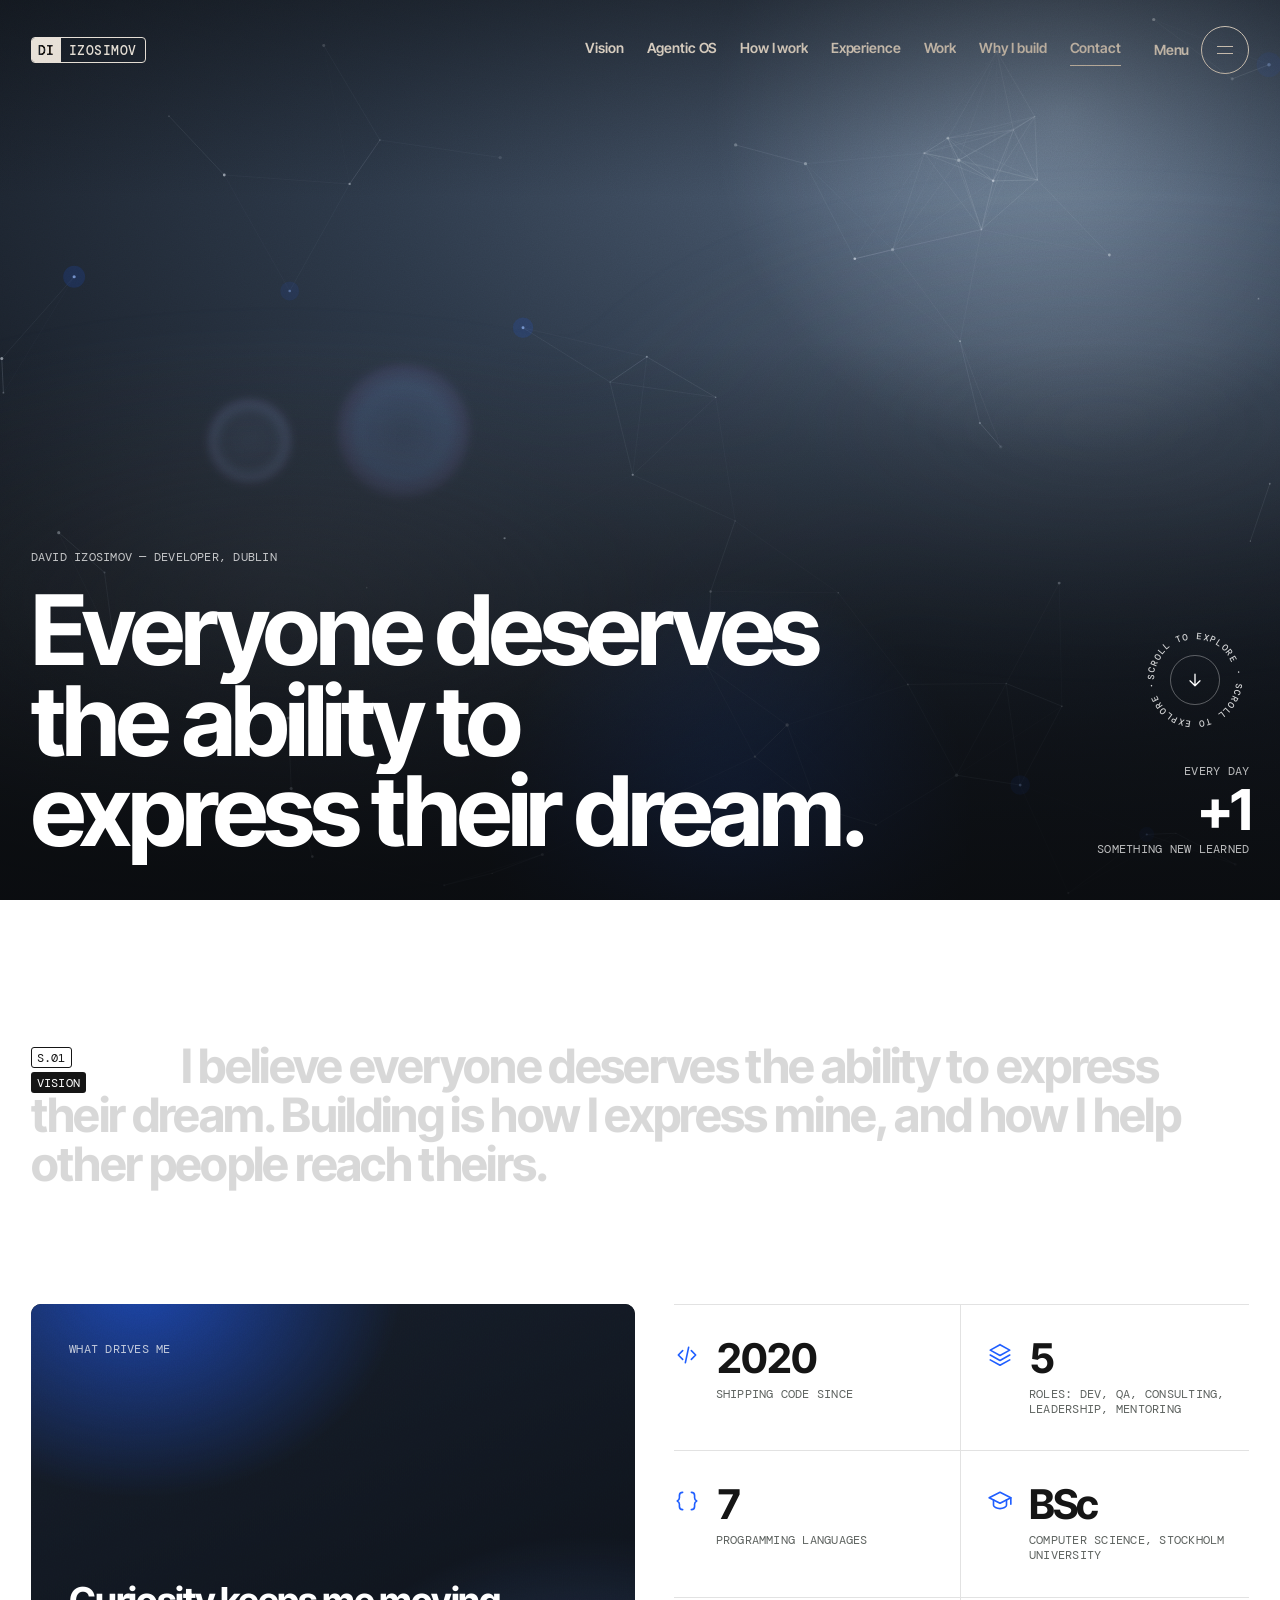
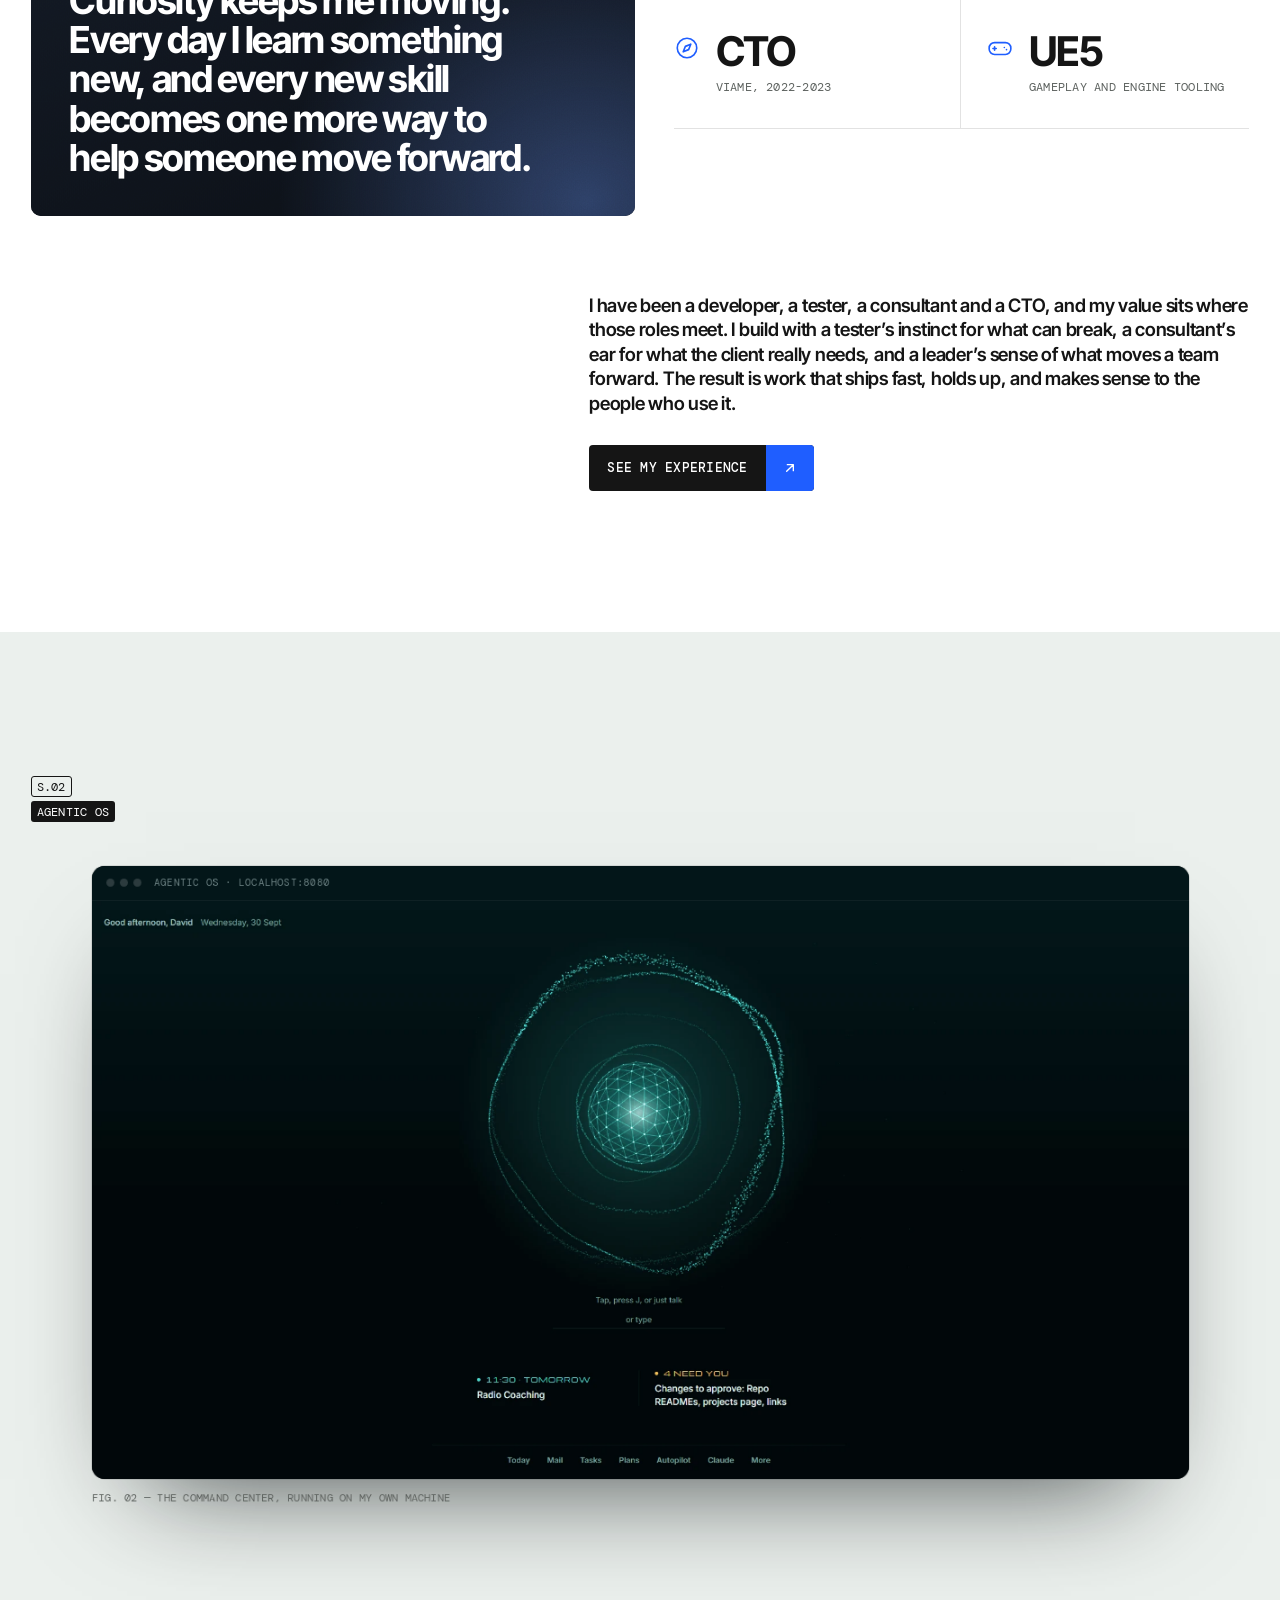
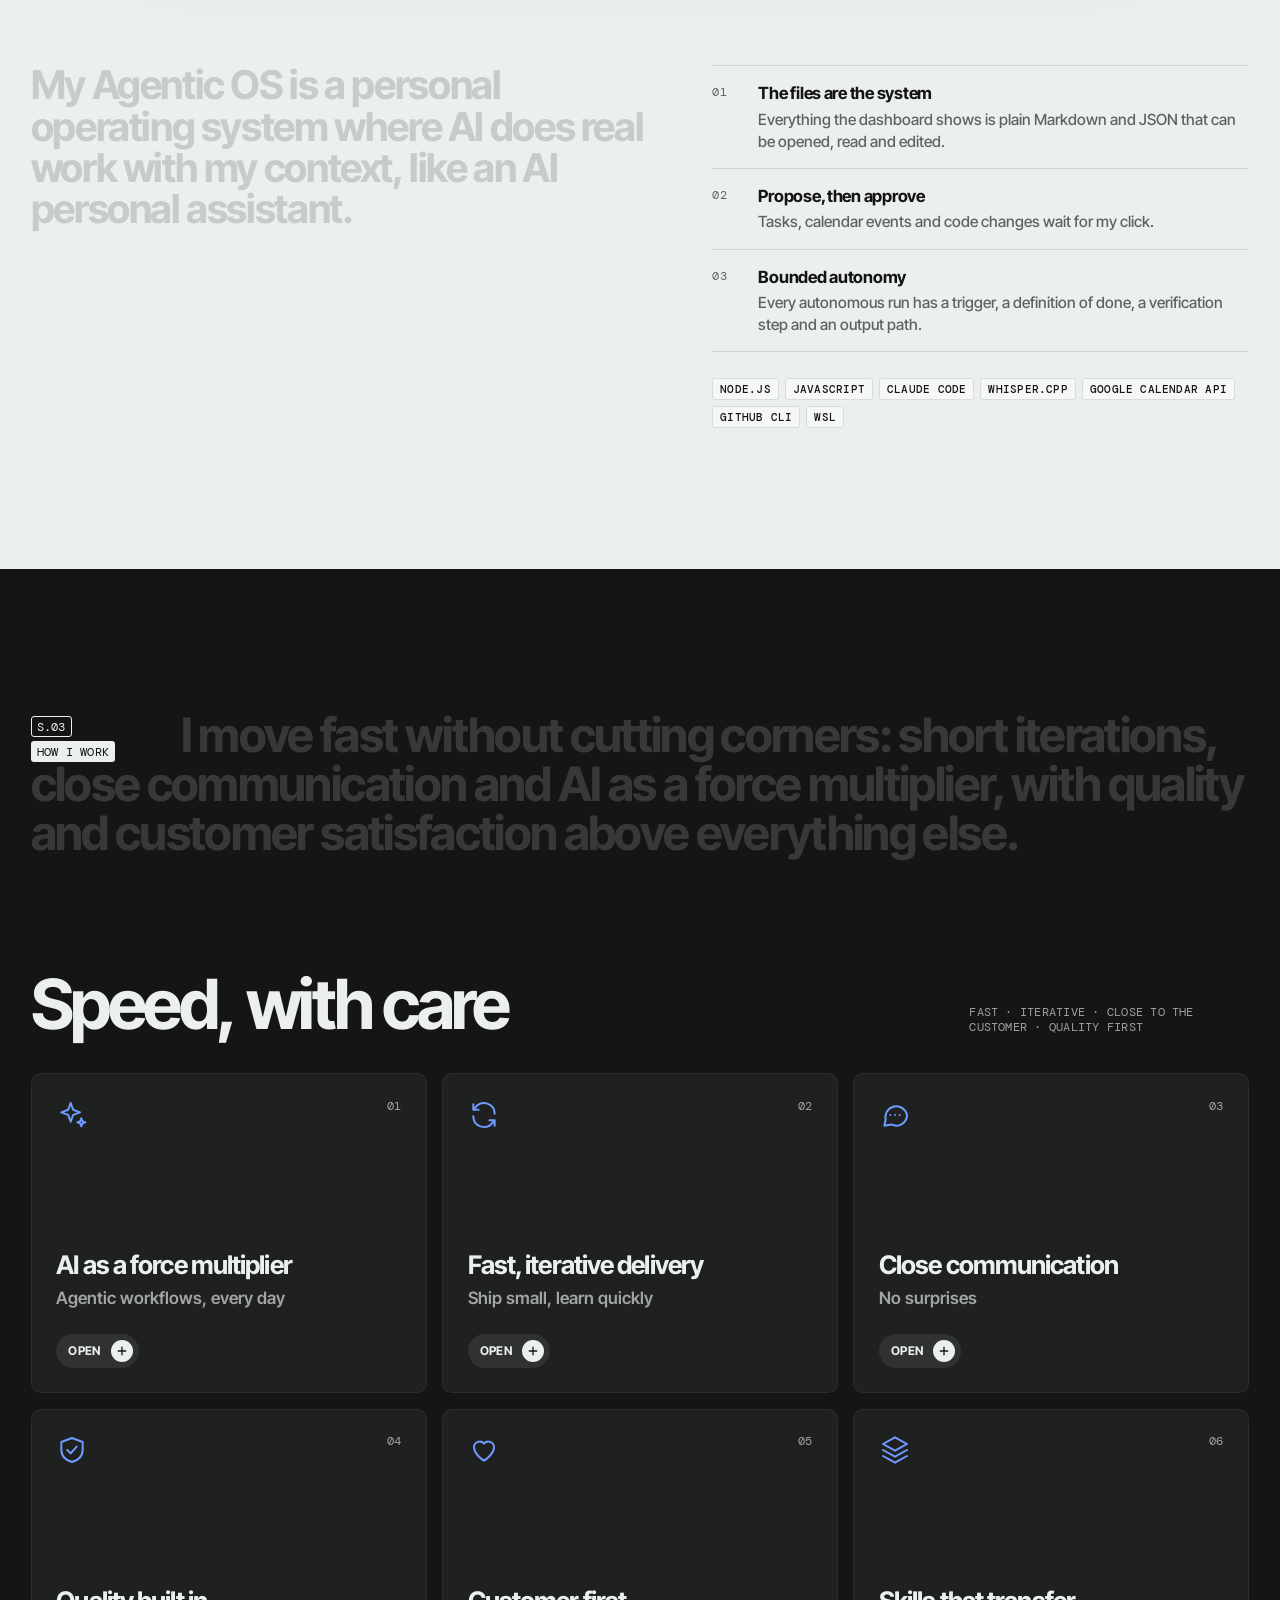
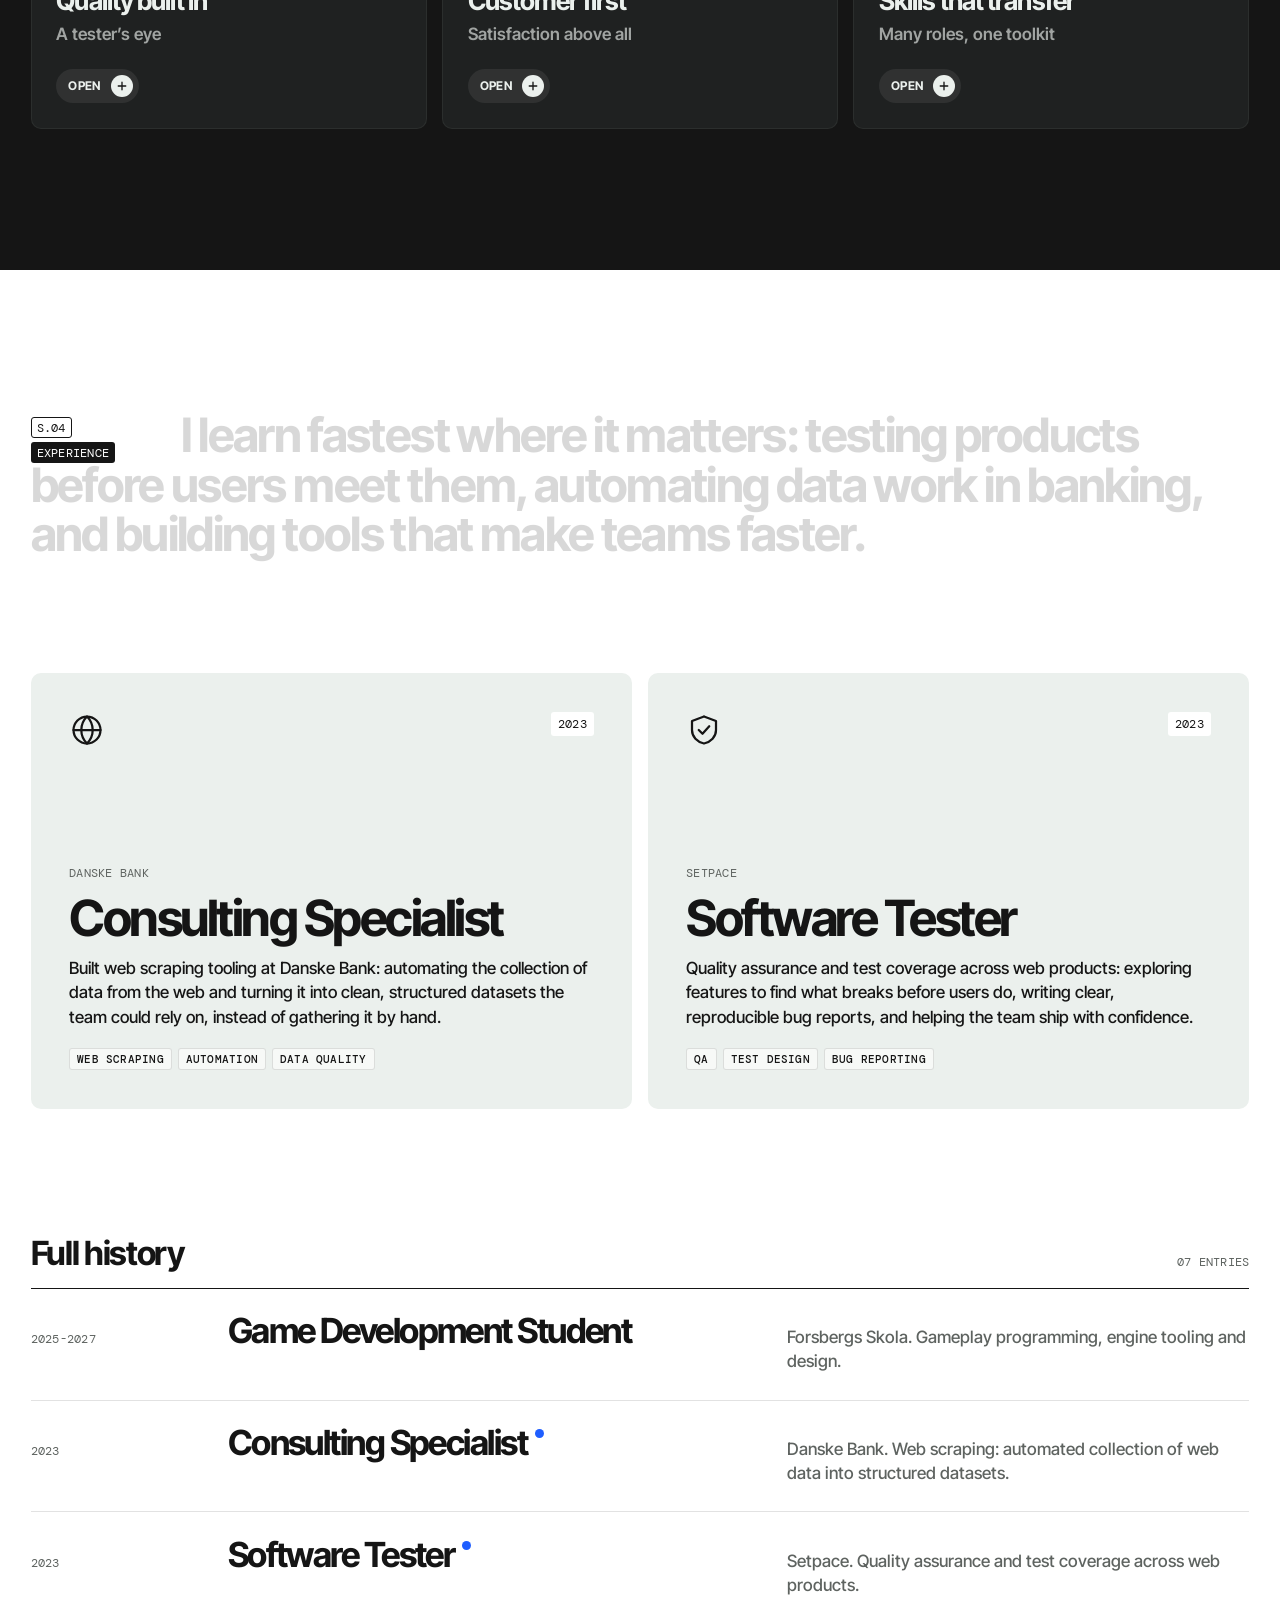
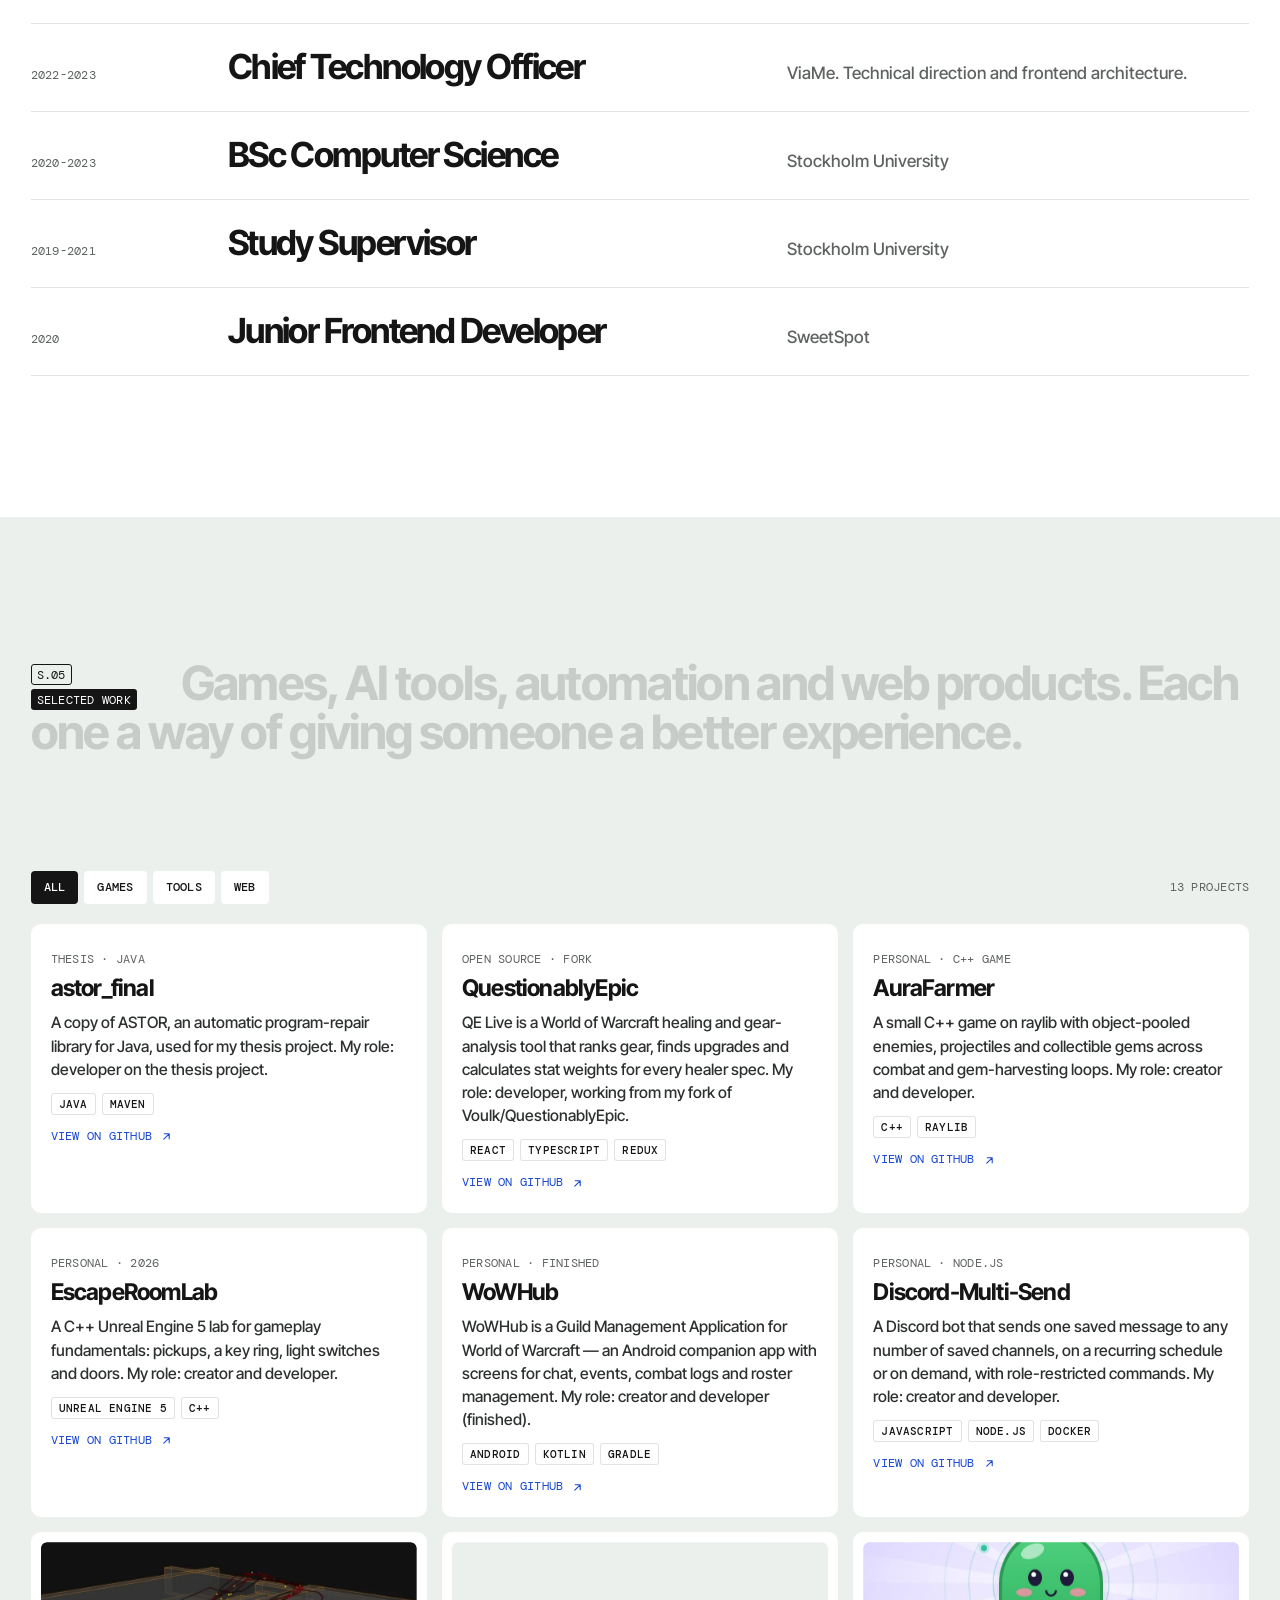
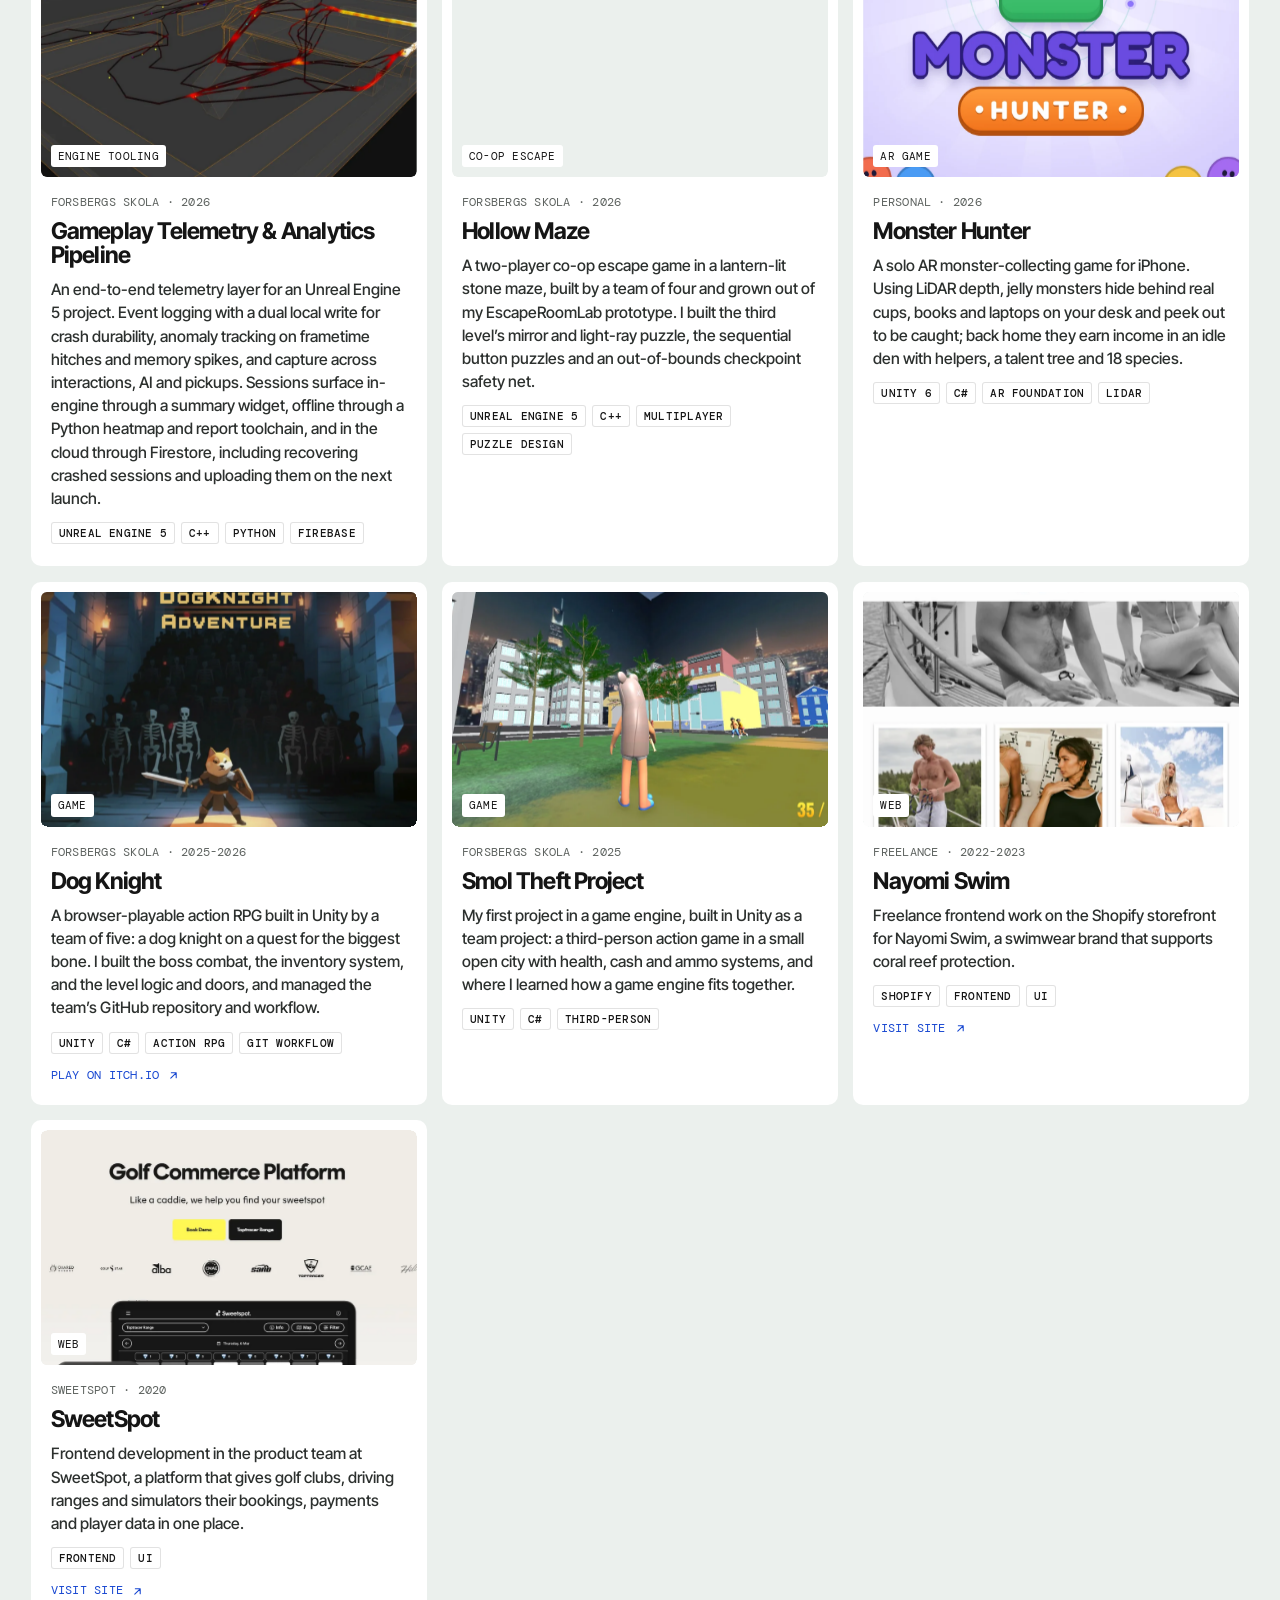
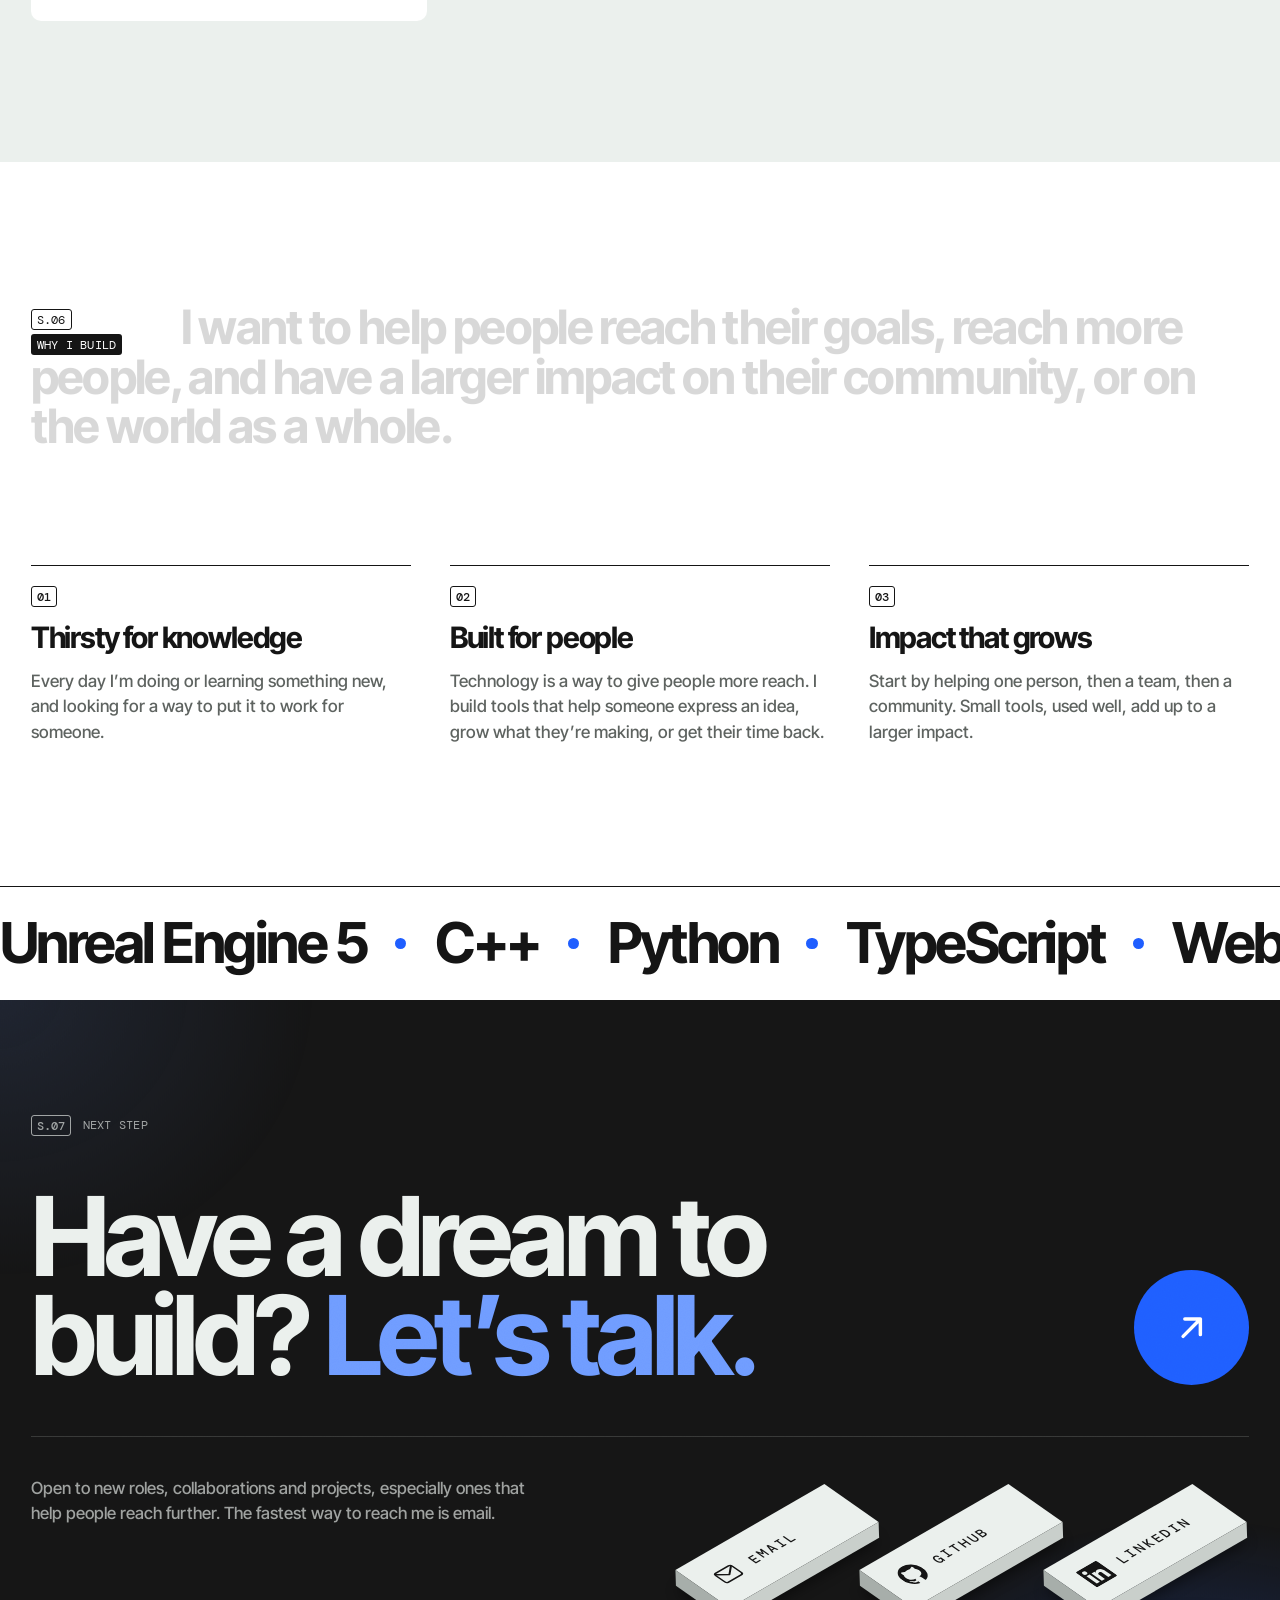
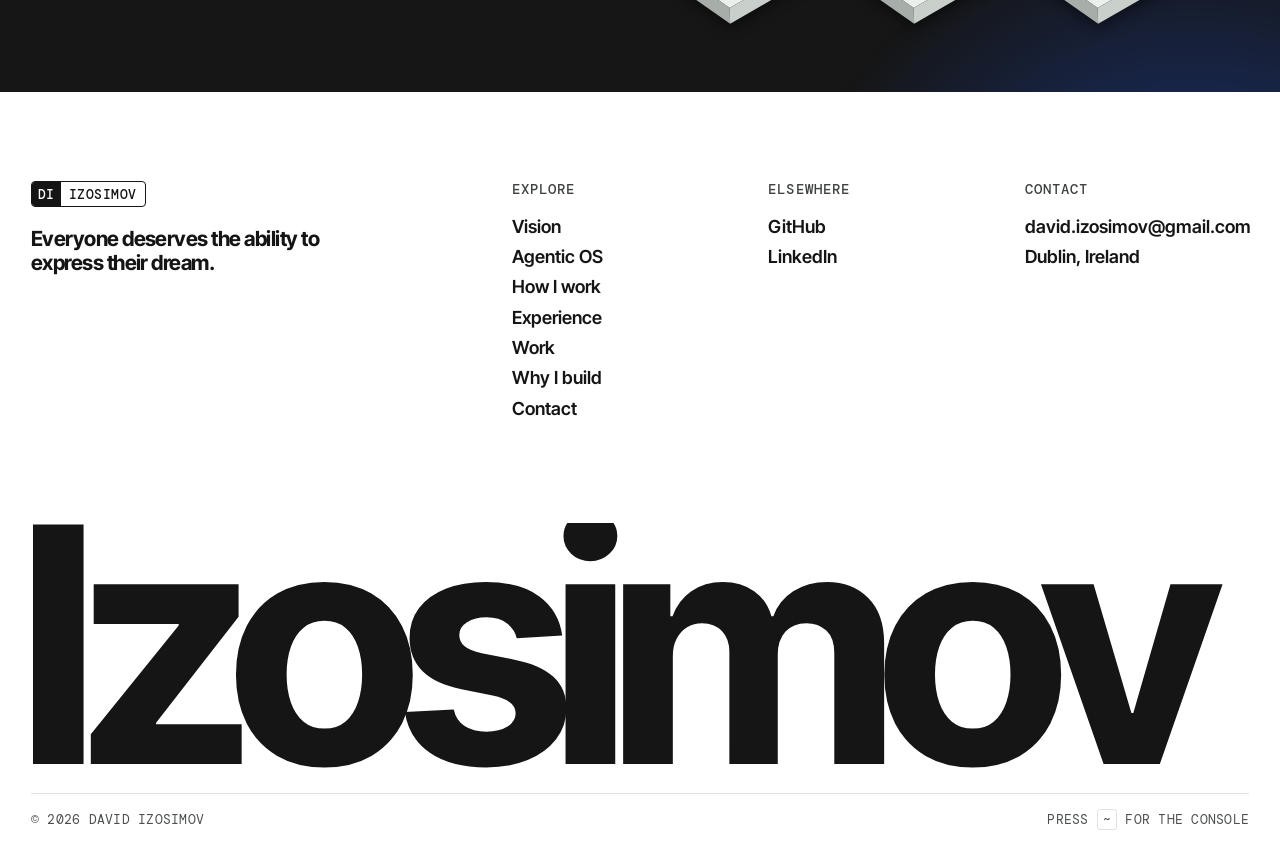
<file: index.html>
<!doctype html>
<html lang="en">
<head>
	<meta charset="UTF-8">
	<meta name="viewport" content="width=device-width, initial-scale=1">
	<meta name="theme-color" content="#151515">
	<script>document.documentElement.className += ' js';</script>
	<title>David Izosimov - Developer</title>
<meta name="description" content="Developer based in Dublin building agentic AI tools, games and web products. Fast, iterative and close to the people I build for.">
<link rel="canonical" href="https://www.davidizosimov.com/">
<meta property="og:locale" content="en_GB">
<meta property="og:type" content="website">
<meta property="og:site_name" content="David Izosimov">
<meta property="og:title" content="David Izosimov - Developer">
<meta property="og:description" content="Developer based in Dublin building agentic AI tools, games and web products. Fast, iterative and close to the people I build for.">
<meta property="og:url" content="https://www.davidizosimov.com/">
<meta property="og:image" content="https://www.davidizosimov.com/share-image.jpg">
<meta property="og:image:width" content="2400">
<meta property="og:image:height" content="1260">
<meta property="og:image:type" content="image/jpeg">
<meta property="og:image:alt" content="David Izosimov — Developer, Dublin. Everyone deserves the ability to express their dream.">
<meta name="twitter:card" content="summary_large_image">
<meta name="twitter:title" content="David Izosimov - Developer">
<meta name="twitter:description" content="Developer based in Dublin building agentic AI tools, games and web products. Fast, iterative and close to the people I build for.">
<meta name="twitter:image" content="https://www.davidizosimov.com/share-image.jpg">
<link rel="icon" href="/favicon-32.png" sizes="32x32">
<link rel="icon" href="/favicon-192.png" sizes="192x192">
<link rel="apple-touch-icon" href="/apple-touch-icon.png">
<script type="application/ld+json">{"@context":"https://schema.org","@type":"Person","name":"David Izosimov","url":"https://www.davidizosimov.com/","jobTitle":"Developer","address":{"@type":"PostalAddress","addressLocality":"Dublin","addressCountry":"IE"},"sameAs":["https://github.com/DIzosimov","https://www.linkedin.com/in/david-izosimov-380293183"]}</script>
<link rel="preload" href="/assets/fonts/inter-tight-latin.woff2" as="font" type="font/woff2" crossorigin>
<link rel="stylesheet" href="/assets/css/site.css?v=2.6.7">
</head>
<body class="izo">

<a class="skip-link" href="#main">Skip to content</a>

<!-- ============================================================ header -->
<header class="site-header">
	<a class="brand" href="/" aria-label="David Izosimov, home">
		<span class="brand-mark" aria-hidden="true">DI</span>
		<span class="brand-name" aria-hidden="true">Izosimov</span>
	</a>

	<nav class="header-nav" aria-label="Sections">
					<a href="#about" data-section="about"><span class="roll"><span>Vision</span></span></a>
					<a href="#agentic-os" data-section="agentic-os"><span class="roll"><span>Agentic OS</span></span></a>
					<a href="#how-i-work" data-section="how-i-work"><span class="roll"><span>How I work</span></span></a>
					<a href="#experience" data-section="experience"><span class="roll"><span>Experience</span></span></a>
					<a href="#work" data-section="work"><span class="roll"><span>Work</span></span></a>
					<a href="#why" data-section="why"><span class="roll"><span>Why I build</span></span></a>
					<a href="#contact" data-section="contact"><span class="roll"><span>Contact</span></span></a>
			</nav>

	<button class="menu-toggle" type="button" aria-expanded="false" aria-controls="site-menu">
		<span class="menu-toggle-label">Menu</span>
		<span class="menu-toggle-icon" aria-hidden="true" data-magnetic="0.35"><span></span><span></span></span>
	</button>
</header>

<div class="menu" id="site-menu">
	<div class="wrap menu-inner">
		<nav aria-label="Primary">
			<ol class="menu-list">
									<li style="--i:0">
						<a href="#about">
							<span class="menu-num">S.01</span>
							<span class="menu-label">Vision</span>
							<span class="menu-arrow"><span class="swap" aria-hidden="true"><svg viewBox="0 0 24 24" fill="none" stroke="currentColor" stroke-width="2" stroke-linecap="round" stroke-linejoin="round" aria-hidden="true" focusable="false"><path d="M7 17L17 7M17 7H8M17 7v9"/></svg><svg viewBox="0 0 24 24" fill="none" stroke="currentColor" stroke-width="2" stroke-linecap="round" stroke-linejoin="round" aria-hidden="true" focusable="false"><path d="M7 17L17 7M17 7H8M17 7v9"/></svg></span></span>
						</a>
					</li>
									<li style="--i:1">
						<a href="#agentic-os">
							<span class="menu-num">S.02</span>
							<span class="menu-label">Agentic OS</span>
							<span class="menu-arrow"><span class="swap" aria-hidden="true"><svg viewBox="0 0 24 24" fill="none" stroke="currentColor" stroke-width="2" stroke-linecap="round" stroke-linejoin="round" aria-hidden="true" focusable="false"><path d="M7 17L17 7M17 7H8M17 7v9"/></svg><svg viewBox="0 0 24 24" fill="none" stroke="currentColor" stroke-width="2" stroke-linecap="round" stroke-linejoin="round" aria-hidden="true" focusable="false"><path d="M7 17L17 7M17 7H8M17 7v9"/></svg></span></span>
						</a>
					</li>
									<li style="--i:2">
						<a href="#how-i-work">
							<span class="menu-num">S.03</span>
							<span class="menu-label">How I work</span>
							<span class="menu-arrow"><span class="swap" aria-hidden="true"><svg viewBox="0 0 24 24" fill="none" stroke="currentColor" stroke-width="2" stroke-linecap="round" stroke-linejoin="round" aria-hidden="true" focusable="false"><path d="M7 17L17 7M17 7H8M17 7v9"/></svg><svg viewBox="0 0 24 24" fill="none" stroke="currentColor" stroke-width="2" stroke-linecap="round" stroke-linejoin="round" aria-hidden="true" focusable="false"><path d="M7 17L17 7M17 7H8M17 7v9"/></svg></span></span>
						</a>
					</li>
									<li style="--i:3">
						<a href="#experience">
							<span class="menu-num">S.04</span>
							<span class="menu-label">Experience</span>
							<span class="menu-arrow"><span class="swap" aria-hidden="true"><svg viewBox="0 0 24 24" fill="none" stroke="currentColor" stroke-width="2" stroke-linecap="round" stroke-linejoin="round" aria-hidden="true" focusable="false"><path d="M7 17L17 7M17 7H8M17 7v9"/></svg><svg viewBox="0 0 24 24" fill="none" stroke="currentColor" stroke-width="2" stroke-linecap="round" stroke-linejoin="round" aria-hidden="true" focusable="false"><path d="M7 17L17 7M17 7H8M17 7v9"/></svg></span></span>
						</a>
					</li>
									<li style="--i:4">
						<a href="#work">
							<span class="menu-num">S.05</span>
							<span class="menu-label">Work</span>
							<span class="menu-arrow"><span class="swap" aria-hidden="true"><svg viewBox="0 0 24 24" fill="none" stroke="currentColor" stroke-width="2" stroke-linecap="round" stroke-linejoin="round" aria-hidden="true" focusable="false"><path d="M7 17L17 7M17 7H8M17 7v9"/></svg><svg viewBox="0 0 24 24" fill="none" stroke="currentColor" stroke-width="2" stroke-linecap="round" stroke-linejoin="round" aria-hidden="true" focusable="false"><path d="M7 17L17 7M17 7H8M17 7v9"/></svg></span></span>
						</a>
					</li>
									<li style="--i:5">
						<a href="#why">
							<span class="menu-num">S.06</span>
							<span class="menu-label">Why I build</span>
							<span class="menu-arrow"><span class="swap" aria-hidden="true"><svg viewBox="0 0 24 24" fill="none" stroke="currentColor" stroke-width="2" stroke-linecap="round" stroke-linejoin="round" aria-hidden="true" focusable="false"><path d="M7 17L17 7M17 7H8M17 7v9"/></svg><svg viewBox="0 0 24 24" fill="none" stroke="currentColor" stroke-width="2" stroke-linecap="round" stroke-linejoin="round" aria-hidden="true" focusable="false"><path d="M7 17L17 7M17 7H8M17 7v9"/></svg></span></span>
						</a>
					</li>
									<li style="--i:6">
						<a href="#contact">
							<span class="menu-num">S.07</span>
							<span class="menu-label">Contact</span>
							<span class="menu-arrow"><span class="swap" aria-hidden="true"><svg viewBox="0 0 24 24" fill="none" stroke="currentColor" stroke-width="2" stroke-linecap="round" stroke-linejoin="round" aria-hidden="true" focusable="false"><path d="M7 17L17 7M17 7H8M17 7v9"/></svg><svg viewBox="0 0 24 24" fill="none" stroke="currentColor" stroke-width="2" stroke-linecap="round" stroke-linejoin="round" aria-hidden="true" focusable="false"><path d="M7 17L17 7M17 7H8M17 7v9"/></svg></span></span>
						</a>
					</li>
							</ol>
		</nav>

		<div class="menu-foot">
			<div>
				<span class="mono">Contact</span>
				<a href="mailto:david.izosimov@gmail.com"><span class="roll"><span>david.izosimov@gmail.com</span></span></a>
			</div>
			<div>
				<span class="mono">Elsewhere</span>
									<a href="https://github.com/DIzosimov" target="_blank" rel="noopener noreferrer"><span class="roll"><span>GitHub</span></span></a>
													<a href="https://www.linkedin.com/in/david-izosimov-380293183" target="_blank" rel="noopener noreferrer"><span class="roll"><span>LinkedIn</span></span></a>
							</div>
			<div>
				<span class="mono">Based in</span>
				<span>Dublin, Ireland</span>
			</div>
		</div>
	</div>
</div>

<main id="main" tabindex="-1">

	<!-- ============================================================ hero -->
	<section class="hero" aria-labelledby="hero-title">
		<div class="hero-media" aria-hidden="true">
			<canvas class="hero-canvas"></canvas>
			<span class="hero-glow hero-glow--cool"></span>
			<span class="hero-glow hero-glow--blue"></span>
			<span class="hero-flare hero-flare--a"></span>
			<span class="hero-flare hero-flare--b"></span>
			<span class="hero-fog"></span>
			<span class="hero-shade"></span>
			<span class="grain"></span>
		</div>

		<div class="wrap hero-inner">
			<div class="hero-copy">
				<p class="mono hero-kicker hero-fade" style="--d:80ms">David Izosimov &mdash; Developer, Dublin</p>
				<h1 class="hero-title" id="hero-title">
					<span class="line" style="--i:0"><span>Everyone deserves</span></span>
					<span class="line" style="--i:1"><span>the ability to</span></span>
					<span class="line" style="--i:2"><span>express their dream.</span></span>
				</h1>
			</div>

			<div class="hero-side">
				<a class="scroll-badge hero-fade" href="#about" style="--d:420ms" aria-label="Scroll to the Vision section">
					<svg class="scroll-badge-ring" viewBox="0 0 100 100" aria-hidden="true" focusable="false">
						<defs><path id="izo-badge-circle" d="M50 50m-38 0a38 38 0 1 1 76 0a38 38 0 1 1-76 0"/></defs>
						<text><textPath href="#izo-badge-circle" textLength="236">SCROLL TO EXPLORE &middot; SCROLL TO EXPLORE &middot;</textPath></text>
					</svg>
					<svg class="scroll-badge-arrow" viewBox="0 0 24 24" fill="none" stroke="currentColor" stroke-width="1.6" stroke-linecap="round" stroke-linejoin="round" aria-hidden="true" focusable="false"><path d="M12 5v14M6 13l6 6 6-6"/></svg>
				</a>
				<div class="hero-counter hero-fade" style="--d:520ms">
					<span class="mono">Every day</span>
					<span class="hero-counter-num">+1</span>
					<span class="mono">Something new learned</span>
				</div>
			</div>
		</div>
	</section>

	<!-- ====================================================== vision -->
	<section class="section section--paper" id="about" aria-labelledby="about-title">
		<div class="wrap">
			<div class="statement">
				<h2 class="label" id="about-title"><span class="label-num" aria-hidden="true">S.01</span><span class="label-name">Vision</span></h2>				<p class="statement-text" data-fill>
					I believe everyone deserves the ability to express their dream. Building
					is how I express mine, and how I help other people reach theirs.
				</p>
			</div>

			<div class="vision-grid">
				<div class="drive-card" data-reveal>
					<span class="drive-bg" data-parallax="0.08" aria-hidden="true"></span>
					<span class="grain" aria-hidden="true"></span>
					<span class="mono">What drives me</span>
					<p class="drive-text" data-split>
						Curiosity keeps me moving. Every day I learn something new, and every new
						skill becomes one more way to help someone move forward.
					</p>
				</div>

				<ul class="facts">
											<li class="fact" data-reveal style="--i:0">
							<span class="fact-icon draw"><svg viewBox="0 0 24 24" fill="none" stroke="currentColor" stroke-width="1.5" stroke-linecap="round" stroke-linejoin="round" aria-hidden="true" focusable="false"><path pathLength="1" d="M8 8l-4 4 4 4M16 8l4 4-4 4M13.5 5l-3 14"/></svg></span>
							<span class="fact-num" data-count="2020">2020</span>
							<span class="mono fact-label">Shipping code since</span>
						</li>
											<li class="fact" data-reveal style="--i:1">
							<span class="fact-icon draw"><svg viewBox="0 0 24 24" fill="none" stroke="currentColor" stroke-width="1.5" stroke-linecap="round" stroke-linejoin="round" aria-hidden="true" focusable="false"><path pathLength="1" d="M12 2.5l9 5-9 5-9-5z"/><path pathLength="1" d="M3 12l9 5 9-5M3 16.5l9 5 9-5"/></svg></span>
							<span class="fact-num" data-count="5">5</span>
							<span class="mono fact-label">Roles: dev, QA, consulting, leadership, mentoring</span>
						</li>
											<li class="fact" data-reveal style="--i:0">
							<span class="fact-icon draw"><svg viewBox="0 0 24 24" fill="none" stroke="currentColor" stroke-width="1.5" stroke-linecap="round" stroke-linejoin="round" aria-hidden="true" focusable="false"><path pathLength="1" d="M8 4C6 4 5 5 5 7v2c0 1.5-1 2.5-2 3 1 .5 2 1.5 2 3v2c0 2 1 3 3 3M16 4c2 0 3 1 3 3v2c0 1.5 1 2.5 2 3-1 .5-2 1.5-2 3v2c0 2-1 3-3 3"/></svg></span>
							<span class="fact-num" data-count="7">7</span>
							<span class="mono fact-label">Programming languages</span>
						</li>
											<li class="fact" data-reveal style="--i:1">
							<span class="fact-icon draw"><svg viewBox="0 0 24 24" fill="none" stroke="currentColor" stroke-width="1.5" stroke-linecap="round" stroke-linejoin="round" aria-hidden="true" focusable="false"><path pathLength="1" d="M2 9l10-5 10 5-10 5z"/><path pathLength="1" d="M6 11v5c0 1.5 3 3 6 3s6-1.5 6-3v-5M22 9v6"/></svg></span>
							<span class="fact-num">BSc</span>
							<span class="mono fact-label">Computer Science, Stockholm University</span>
						</li>
											<li class="fact" data-reveal style="--i:0">
							<span class="fact-icon draw"><svg viewBox="0 0 24 24" fill="none" stroke="currentColor" stroke-width="1.5" stroke-linecap="round" stroke-linejoin="round" aria-hidden="true" focusable="false"><circle pathLength="1" cx="12" cy="12" r="9"/><path pathLength="1" d="M15.5 8.5l-2 5-5 2 2-5z"/></svg></span>
							<span class="fact-num">CTO</span>
							<span class="mono fact-label">ViaMe, 2022-2023</span>
						</li>
											<li class="fact" data-reveal style="--i:1">
							<span class="fact-icon draw"><svg viewBox="0 0 24 24" fill="none" stroke="currentColor" stroke-width="1.5" stroke-linecap="round" stroke-linejoin="round" aria-hidden="true" focusable="false"><rect pathLength="1" x="2" y="7" width="20" height="11" rx="5"/><path pathLength="1" d="M7 11v3M5.5 12.5h3M16 11.5h.01M18 13.5h.01"/></svg></span>
							<span class="fact-num">UE5</span>
							<span class="mono fact-label">Gameplay and engine tooling</span>
						</li>
									</ul>
			</div>

			<div class="vision-foot">
				<p data-split>
					I have been a developer, a tester, a consultant and a CTO, and my value sits
					where those roles meet. I build with a tester&rsquo;s instinct for what can
					break, a consultant&rsquo;s ear for what the client really needs, and a
					leader&rsquo;s sense of what moves a team forward. The result is work that ships
					fast, holds up, and makes sense to the people who use it.
				</p>
				<a class="btn" href="#experience" data-reveal>
					<span class="btn-label"><span class="roll"><span>See my experience</span></span></span>
					<span class="btn-icon"><span class="swap" aria-hidden="true"><svg viewBox="0 0 24 24" fill="none" stroke="currentColor" stroke-width="2" stroke-linecap="round" stroke-linejoin="round" aria-hidden="true" focusable="false"><path d="M7 17L17 7M17 7H8M17 7v9"/></svg><svg viewBox="0 0 24 24" fill="none" stroke="currentColor" stroke-width="2" stroke-linecap="round" stroke-linejoin="round" aria-hidden="true" focusable="false"><path d="M7 17L17 7M17 7H8M17 7v9"/></svg></span></span>
				</a>
			</div>
		</div>
	</section>

	<!-- ================================================== agentic os -->
	<section class="section section--sage" id="agentic-os" aria-labelledby="agentic-os-title">
		<div class="wrap">
			<h2 class="label" id="agentic-os-title"><span class="label-num" aria-hidden="true">S.02</span><span class="label-name">Agentic OS</span></h2>
			<figure class="os-shot" data-scale-in>
				<div class="os-window">
					<div class="os-bar" aria-hidden="true">
						<span class="os-dots"><i></i><i></i><i></i></span>
						<span class="mono">Agentic OS &middot; localhost:8080</span>
					</div>
					<img src="/assets/img/agentic-os-dashboard.webp"
						width="1912" height="1007" loading="lazy" decoding="async"
						alt="The Agentic OS command center: a glowing teal orb for the Jarvis voice assistant with the prompt Tap, press J, or just talk; the next calendar event; the items waiting for approval; and a row of sections: Today, Mail, Tasks, Plans, Autopilot, Claude and More.">
				</div>
				<figcaption class="mono">Fig. 02 &mdash; The command center, running on my own machine</figcaption>
			</figure>

			<div class="os-details">
				<p class="statement-text os-statement" data-fill>
					My Agentic OS is a personal operating system where AI does real work with my
					context, like an AI personal assistant.
				</p>

				<div class="os-rules" data-reveal style="--i:1">
					<ol class="principles">
													<li>
								<span class="mono">01</span>
								<div>
									<strong>The files are the system</strong>
									<span>Everything the dashboard shows is plain Markdown and JSON that can be opened, read and edited.</span>
								</div>
							</li>
													<li>
								<span class="mono">02</span>
								<div>
									<strong>Propose, then approve</strong>
									<span>Tasks, calendar events and code changes wait for my click.</span>
								</div>
							</li>
													<li>
								<span class="mono">03</span>
								<div>
									<strong>Bounded autonomy</strong>
									<span>Every autonomous run has a trigger, a definition of done, a verification step and an output path.</span>
								</div>
							</li>
											</ol>
					<ul class="tags" aria-label="Built with">
													<li class="tag">Node.js</li>
													<li class="tag">JavaScript</li>
													<li class="tag">Claude Code</li>
													<li class="tag">whisper.cpp</li>
													<li class="tag">Google Calendar API</li>
													<li class="tag">GitHub CLI</li>
													<li class="tag">WSL</li>
											</ul>
				</div>
			</div>
		</div>
	</section>

	<!-- ================================================== how i work -->
	<section class="section section--ink" id="how-i-work" aria-labelledby="how-i-work-title">
		<div class="wrap">
			<div class="statement">
				<h2 class="label" id="how-i-work-title"><span class="label-num" aria-hidden="true">S.03</span><span class="label-name">How I work</span></h2>				<p class="statement-text" data-fill>
					I move fast without cutting corners: short iterations, close communication
					and AI as a force multiplier, with quality and customer satisfaction above
					everything else.
				</p>
			</div>

			<div class="modules-head">
				<h3 class="xxl" data-split>Speed, with care</h3>
				<p class="mono" data-reveal>Fast · Iterative · Close to the customer · Quality first</p>
			</div>

			<div class="modules">
														<article class="module" data-reveal style="--i:0">
						<div class="module-top">
							<span class="module-icon draw"><svg viewBox="0 0 24 24" fill="none" stroke="currentColor" stroke-width="1.5" stroke-linecap="round" stroke-linejoin="round" aria-hidden="true" focusable="false"><path pathLength="1" d="M11 3l1.9 5.1L18 10l-5.1 1.9L11 17l-1.9-5.1L4 10l5.1-1.9z"/><path pathLength="1" d="M19 14.5l.8 2.2 2.2.8-2.2.8-.8 2.2-.8-2.2-2.2-.8 2.2-.8z"/></svg></span>
							<span class="mono module-num">01</span>
						</div>
						<div class="module-body">
							<h4 class="module-title">AI as a force multiplier</h4>
							<p class="module-sub">Agentic workflows, every day</p>
						</div>
						<div class="module-more" id="how-card-1">
							<span class="mono">AI as a force multiplier</span>
							<p>I work alongside AI agents daily, handing them research, drafts and code, then reviewing every result before it ships. More output, the same standard, and my judgement stays in the loop.</p>
						</div>
						<button class="module-toggle" type="button" aria-expanded="false" aria-controls="how-card-1">
							<span class="module-toggle-label">Open</span>
							<span class="module-toggle-icon"><svg viewBox="0 0 12 12" fill="none" stroke="currentColor" stroke-width="1.6" stroke-linecap="round" aria-hidden="true" focusable="false"><path d="M6 1.5v9M1.5 6h9"/></svg></span>
							<span class="screen-reader-text">AI as a force multiplier</span>
						</button>
					</article>
														<article class="module" data-reveal style="--i:1">
						<div class="module-top">
							<span class="module-icon draw"><svg viewBox="0 0 24 24" fill="none" stroke="currentColor" stroke-width="1.5" stroke-linecap="round" stroke-linejoin="round" aria-hidden="true" focusable="false"><path pathLength="1" d="M20 11a8 8 0 0 0-14.3-4.9L4 8M4 4v4h4M4 13a8 8 0 0 0 14.3 4.9L20 16M20 20v-4h-4"/></svg></span>
							<span class="mono module-num">02</span>
						</div>
						<div class="module-body">
							<h4 class="module-title">Fast, iterative delivery</h4>
							<p class="module-sub">Ship small, learn quickly</p>
						</div>
						<div class="module-more" id="how-card-2">
							<span class="mono">Fast, iterative delivery</span>
							<p>Small releases and short feedback loops, so the direction can change while change is still cheap. In a market that moves this fast, the speed of learning is the edge.</p>
						</div>
						<button class="module-toggle" type="button" aria-expanded="false" aria-controls="how-card-2">
							<span class="module-toggle-label">Open</span>
							<span class="module-toggle-icon"><svg viewBox="0 0 12 12" fill="none" stroke="currentColor" stroke-width="1.6" stroke-linecap="round" aria-hidden="true" focusable="false"><path d="M6 1.5v9M1.5 6h9"/></svg></span>
							<span class="screen-reader-text">Fast, iterative delivery</span>
						</button>
					</article>
														<article class="module" data-reveal style="--i:2">
						<div class="module-top">
							<span class="module-icon draw"><svg viewBox="0 0 24 24" fill="none" stroke="currentColor" stroke-width="1.5" stroke-linecap="round" stroke-linejoin="round" aria-hidden="true" focusable="false"><path pathLength="1" d="M21 12a8 8 0 0 1-11.6 7.1L4 20l1-4.6A8 8 0 1 1 21 12z"/><path pathLength="1" d="M8.5 12h.01M12 12h.01M15.5 12h.01"/></svg></span>
							<span class="mono module-num">03</span>
						</div>
						<div class="module-body">
							<h4 class="module-title">Close communication</h4>
							<p class="module-sub">No surprises</p>
						</div>
						<div class="module-more" id="how-card-3">
							<span class="mono">Close communication</span>
							<p>Regular check-ins, clear updates and questions asked early. Staying close to the people I build for means what gets built is what is actually needed.</p>
						</div>
						<button class="module-toggle" type="button" aria-expanded="false" aria-controls="how-card-3">
							<span class="module-toggle-label">Open</span>
							<span class="module-toggle-icon"><svg viewBox="0 0 12 12" fill="none" stroke="currentColor" stroke-width="1.6" stroke-linecap="round" aria-hidden="true" focusable="false"><path d="M6 1.5v9M1.5 6h9"/></svg></span>
							<span class="screen-reader-text">Close communication</span>
						</button>
					</article>
														<article class="module" data-reveal style="--i:0">
						<div class="module-top">
							<span class="module-icon draw"><svg viewBox="0 0 24 24" fill="none" stroke="currentColor" stroke-width="1.5" stroke-linecap="round" stroke-linejoin="round" aria-hidden="true" focusable="false"><path pathLength="1" d="M12 3l8 3v6c0 4.5-3.4 8-8 9-4.6-1-8-4.5-8-9V6z"/><path pathLength="1" d="M8.5 12l2.5 2.5 4.5-5"/></svg></span>
							<span class="mono module-num">04</span>
						</div>
						<div class="module-body">
							<h4 class="module-title">Quality built in</h4>
							<p class="module-sub">A tester’s eye</p>
						</div>
						<div class="module-more" id="how-card-4">
							<span class="mono">Quality built in</span>
							<p>Testing taught me to look for what breaks before users do. Verification and a clean handover are part of the work, never an afterthought.</p>
						</div>
						<button class="module-toggle" type="button" aria-expanded="false" aria-controls="how-card-4">
							<span class="module-toggle-label">Open</span>
							<span class="module-toggle-icon"><svg viewBox="0 0 12 12" fill="none" stroke="currentColor" stroke-width="1.6" stroke-linecap="round" aria-hidden="true" focusable="false"><path d="M6 1.5v9M1.5 6h9"/></svg></span>
							<span class="screen-reader-text">Quality built in</span>
						</button>
					</article>
														<article class="module" data-reveal style="--i:1">
						<div class="module-top">
							<span class="module-icon draw"><svg viewBox="0 0 24 24" fill="none" stroke="currentColor" stroke-width="1.5" stroke-linecap="round" stroke-linejoin="round" aria-hidden="true" focusable="false"><path pathLength="1" d="M12 20s-7.5-4.6-7.5-10.2A4.3 4.3 0 0 1 12 7.1a4.3 4.3 0 0 1 7.5 2.7C19.5 15.4 12 20 12 20z"/></svg></span>
							<span class="mono module-num">05</span>
						</div>
						<div class="module-body">
							<h4 class="module-title">Customer first</h4>
							<p class="module-sub">Satisfaction above all</p>
						</div>
						<div class="module-more" id="how-card-5">
							<span class="mono">Customer first</span>
							<p>Success is measured by the person using what I build. I would rather ask one more question than deliver the wrong thing well.</p>
						</div>
						<button class="module-toggle" type="button" aria-expanded="false" aria-controls="how-card-5">
							<span class="module-toggle-label">Open</span>
							<span class="module-toggle-icon"><svg viewBox="0 0 12 12" fill="none" stroke="currentColor" stroke-width="1.6" stroke-linecap="round" aria-hidden="true" focusable="false"><path d="M6 1.5v9M1.5 6h9"/></svg></span>
							<span class="screen-reader-text">Customer first</span>
						</button>
					</article>
														<article class="module" data-reveal style="--i:2">
						<div class="module-top">
							<span class="module-icon draw"><svg viewBox="0 0 24 24" fill="none" stroke="currentColor" stroke-width="1.5" stroke-linecap="round" stroke-linejoin="round" aria-hidden="true" focusable="false"><path pathLength="1" d="M12 2.5l9 5-9 5-9-5z"/><path pathLength="1" d="M3 12l9 5 9-5M3 16.5l9 5 9-5"/></svg></span>
							<span class="mono module-num">06</span>
						</div>
						<div class="module-body">
							<h4 class="module-title">Skills that transfer</h4>
							<p class="module-sub">Many roles, one toolkit</p>
						</div>
						<div class="module-more" id="how-card-6">
							<span class="mono">Skills that transfer</span>
							<p>Development, testing, consulting and leadership each sharpened something different. Together they let me see a problem from the user’s side, the tester’s and the business’s.</p>
						</div>
						<button class="module-toggle" type="button" aria-expanded="false" aria-controls="how-card-6">
							<span class="module-toggle-label">Open</span>
							<span class="module-toggle-icon"><svg viewBox="0 0 12 12" fill="none" stroke="currentColor" stroke-width="1.6" stroke-linecap="round" aria-hidden="true" focusable="false"><path d="M6 1.5v9M1.5 6h9"/></svg></span>
							<span class="screen-reader-text">Skills that transfer</span>
						</button>
					</article>
							</div>
		</div>
	</section>

	<!-- ================================================== experience -->
	<section class="section section--paper" id="experience" aria-labelledby="experience-title">
		<div class="wrap">
			<div class="statement">
				<h2 class="label" id="experience-title"><span class="label-num" aria-hidden="true">S.04</span><span class="label-name">Experience</span></h2>				<p class="statement-text" data-fill>
					I learn fastest where it matters: testing products before users meet them,
					automating data work in banking, and building tools that make teams faster.
				</p>
			</div>

							<div class="roles">
											<article class="role" data-reveal style="--i:0">
							<div class="role-top">
								<span class="role-icon draw"><svg viewBox="0 0 24 24" fill="none" stroke="currentColor" stroke-width="1.5" stroke-linecap="round" stroke-linejoin="round" aria-hidden="true" focusable="false"><circle pathLength="1" cx="12" cy="12" r="9"/><path pathLength="1" d="M3 12h18M12 3c2.5 2.5 3.8 5.5 3.8 9s-1.3 6.5-3.8 9c-2.5-2.5-3.8-5.5-3.8-9S9.5 5.5 12 3z"/></svg></span>
																	<span class="mono role-year">2023</span>
															</div>
							<div class="role-body">
								<p class="mono role-org">Danske Bank</p>
								<h3 class="role-title" data-split>Consulting Specialist</h3>
								<p class="role-desc">Built web scraping tooling at Danske Bank: automating the collection of data from the web and turning it into clean, structured datasets the team could rely on, instead of gathering it by hand.</p>
																	<ul class="tags">
																					<li class="tag">Web scraping</li>
																					<li class="tag">Automation</li>
																					<li class="tag">Data quality</li>
																			</ul>
															</div>
						</article>
											<article class="role" data-reveal style="--i:1">
							<div class="role-top">
								<span class="role-icon draw"><svg viewBox="0 0 24 24" fill="none" stroke="currentColor" stroke-width="1.5" stroke-linecap="round" stroke-linejoin="round" aria-hidden="true" focusable="false"><path pathLength="1" d="M12 3l8 3v6c0 4.5-3.4 8-8 9-4.6-1-8-4.5-8-9V6z"/><path pathLength="1" d="M8.5 12l2.5 2.5 4.5-5"/></svg></span>
																	<span class="mono role-year">2023</span>
															</div>
							<div class="role-body">
								<p class="mono role-org">Setpace</p>
								<h3 class="role-title" data-split>Software Tester</h3>
								<p class="role-desc">Quality assurance and test coverage across web products: exploring features to find what breaks before users do, writing clear, reproducible bug reports, and helping the team ship with confidence.</p>
																	<ul class="tags">
																					<li class="tag">QA</li>
																					<li class="tag">Test design</li>
																					<li class="tag">Bug reporting</li>
																			</ul>
															</div>
						</article>
									</div>
			
			<div class="history">
				<div class="history-head">
					<h3 data-split>Full history</h3>
					<span class="mono" data-reveal>07 entries</span>
				</div>
				<ol class="history-list">
																	<li class="history-row" data-reveal>
							<span class="mono history-year">2025-2027</span>
							<span class="history-role">Game Development Student</span>
							<span class="history-org">Forsbergs Skola. Gameplay programming, engine tooling and design.</span>
						</li>
																	<li class="history-row is-featured" data-reveal>
							<span class="mono history-year">2023</span>
							<span class="history-role">Consulting Specialist</span>
							<span class="history-org">Danske Bank. Web scraping: automated collection of web data into structured datasets.</span>
						</li>
																	<li class="history-row is-featured" data-reveal>
							<span class="mono history-year">2023</span>
							<span class="history-role">Software Tester</span>
							<span class="history-org">Setpace. Quality assurance and test coverage across web products.</span>
						</li>
																	<li class="history-row" data-reveal>
							<span class="mono history-year">2022-2023</span>
							<span class="history-role">Chief Technology Officer</span>
							<span class="history-org">ViaMe. Technical direction and frontend architecture.</span>
						</li>
																	<li class="history-row" data-reveal>
							<span class="mono history-year">2020-2023</span>
							<span class="history-role">BSc Computer Science</span>
							<span class="history-org">Stockholm University</span>
						</li>
																	<li class="history-row" data-reveal>
							<span class="mono history-year">2019-2021</span>
							<span class="history-role">Study Supervisor</span>
							<span class="history-org">Stockholm University</span>
						</li>
																	<li class="history-row" data-reveal>
							<span class="mono history-year">2020</span>
							<span class="history-role">Junior Frontend Developer</span>
							<span class="history-org">SweetSpot</span>
						</li>
									</ol>
			</div>
		</div>
	</section>

	<!-- ======================================================== work -->
	<section class="section section--sage" id="work" aria-labelledby="work-title">
		<div class="wrap">
			<div class="statement">
				<h2 class="label" id="work-title"><span class="label-num" aria-hidden="true">S.05</span><span class="label-name">Selected work</span></h2>				<p class="statement-text" data-fill>
					Games, AI tools, automation and web products. Each one a way of giving
					someone a better experience.
				</p>
			</div>

			<div class="work-bar" data-reveal>
				<div class="filters" role="group" aria-label="Filter projects">
					<button class="filter" type="button" data-filter="all"   aria-pressed="true"><span class="roll"><span>All</span></span></button>
					<button class="filter" type="button" data-filter="games" aria-pressed="false"><span class="roll"><span>Games</span></span></button>
					<button class="filter" type="button" data-filter="tools" aria-pressed="false"><span class="roll"><span>Tools</span></span></button>
					<button class="filter" type="button" data-filter="web"   aria-pressed="false"><span class="roll"><span>Web</span></span></button>
				</div>
				<span class="mono work-count">13 projects</span>
			</div>

			<div class="projects">
														<a						class="project"
						data-cat="tools"
						data-reveal style="--i:0"
													href="https://github.com/DIzosimov/astor_final" target="_blank" rel="noopener noreferrer"
						>

						
						<div class="project-body">
							<p class="mono project-meta">Thesis · Java</p>
							<h3 class="project-title">astor_final</h3>
							<p class="project-desc">A copy of ASTOR, an automatic program-repair library for Java, used for my thesis project. My role: developer on the thesis project.</p>

							<ul class="tags">
																	<li class="tag">Java</li>
																	<li class="tag">Maven</li>
															</ul>

															<span class="mono project-link">
									<span class="roll"><span>View on GitHub</span></span>									<span class="swap" aria-hidden="true"><svg viewBox="0 0 24 24" fill="none" stroke="currentColor" stroke-width="2" stroke-linecap="round" stroke-linejoin="round" aria-hidden="true" focusable="false"><path d="M7 17L17 7M17 7H8M17 7v9"/></svg><svg viewBox="0 0 24 24" fill="none" stroke="currentColor" stroke-width="2" stroke-linecap="round" stroke-linejoin="round" aria-hidden="true" focusable="false"><path d="M7 17L17 7M17 7H8M17 7v9"/></svg></span>								</span>
													</div>
					</a>
														<a						class="project"
						data-cat="tools web"
						data-reveal style="--i:1"
													href="https://github.com/DIzosimov/QuestionablyEpic" target="_blank" rel="noopener noreferrer"
						>

						
						<div class="project-body">
							<p class="mono project-meta">Open source · Fork</p>
							<h3 class="project-title">QuestionablyEpic</h3>
							<p class="project-desc">QE Live is a World of Warcraft healing and gear-analysis tool that ranks gear, finds upgrades and calculates stat weights for every healer spec. My role: developer, working from my fork of Voulk/QuestionablyEpic.</p>

							<ul class="tags">
																	<li class="tag">React</li>
																	<li class="tag">TypeScript</li>
																	<li class="tag">Redux</li>
															</ul>

															<span class="mono project-link">
									<span class="roll"><span>View on GitHub</span></span>									<span class="swap" aria-hidden="true"><svg viewBox="0 0 24 24" fill="none" stroke="currentColor" stroke-width="2" stroke-linecap="round" stroke-linejoin="round" aria-hidden="true" focusable="false"><path d="M7 17L17 7M17 7H8M17 7v9"/></svg><svg viewBox="0 0 24 24" fill="none" stroke="currentColor" stroke-width="2" stroke-linecap="round" stroke-linejoin="round" aria-hidden="true" focusable="false"><path d="M7 17L17 7M17 7H8M17 7v9"/></svg></span>								</span>
													</div>
					</a>
														<a						class="project"
						data-cat="games"
						data-reveal style="--i:2"
													href="https://github.com/DIzosimov/AuraFarmer" target="_blank" rel="noopener noreferrer"
						>

						
						<div class="project-body">
							<p class="mono project-meta">Personal · C++ game</p>
							<h3 class="project-title">AuraFarmer</h3>
							<p class="project-desc">A small C++ game on raylib with object-pooled enemies, projectiles and collectible gems across combat and gem-harvesting loops. My role: creator and developer.</p>

							<ul class="tags">
																	<li class="tag">C++</li>
																	<li class="tag">raylib</li>
															</ul>

															<span class="mono project-link">
									<span class="roll"><span>View on GitHub</span></span>									<span class="swap" aria-hidden="true"><svg viewBox="0 0 24 24" fill="none" stroke="currentColor" stroke-width="2" stroke-linecap="round" stroke-linejoin="round" aria-hidden="true" focusable="false"><path d="M7 17L17 7M17 7H8M17 7v9"/></svg><svg viewBox="0 0 24 24" fill="none" stroke="currentColor" stroke-width="2" stroke-linecap="round" stroke-linejoin="round" aria-hidden="true" focusable="false"><path d="M7 17L17 7M17 7H8M17 7v9"/></svg></span>								</span>
													</div>
					</a>
														<a						class="project"
						data-cat="games tools"
						data-reveal style="--i:0"
													href="https://github.com/DIzosimov/EscapeRoomLab" target="_blank" rel="noopener noreferrer"
						>

						
						<div class="project-body">
							<p class="mono project-meta">Personal · 2026</p>
							<h3 class="project-title">EscapeRoomLab</h3>
							<p class="project-desc">A C++ Unreal Engine 5 lab for gameplay fundamentals: pickups, a key ring, light switches and doors. My role: creator and developer.</p>

							<ul class="tags">
																	<li class="tag">Unreal Engine 5</li>
																	<li class="tag">C++</li>
															</ul>

															<span class="mono project-link">
									<span class="roll"><span>View on GitHub</span></span>									<span class="swap" aria-hidden="true"><svg viewBox="0 0 24 24" fill="none" stroke="currentColor" stroke-width="2" stroke-linecap="round" stroke-linejoin="round" aria-hidden="true" focusable="false"><path d="M7 17L17 7M17 7H8M17 7v9"/></svg><svg viewBox="0 0 24 24" fill="none" stroke="currentColor" stroke-width="2" stroke-linecap="round" stroke-linejoin="round" aria-hidden="true" focusable="false"><path d="M7 17L17 7M17 7H8M17 7v9"/></svg></span>								</span>
													</div>
					</a>
														<a						class="project"
						data-cat="tools"
						data-reveal style="--i:1"
													href="https://github.com/DIzosimov/WoWHub" target="_blank" rel="noopener noreferrer"
						>

						
						<div class="project-body">
							<p class="mono project-meta">Personal · Finished</p>
							<h3 class="project-title">WoWHub</h3>
							<p class="project-desc">WoWHub is a Guild Management Application for World of Warcraft — an Android companion app with screens for chat, events, combat logs and roster management. My role: creator and developer (finished).</p>

							<ul class="tags">
																	<li class="tag">Android</li>
																	<li class="tag">Kotlin</li>
																	<li class="tag">Gradle</li>
															</ul>

															<span class="mono project-link">
									<span class="roll"><span>View on GitHub</span></span>									<span class="swap" aria-hidden="true"><svg viewBox="0 0 24 24" fill="none" stroke="currentColor" stroke-width="2" stroke-linecap="round" stroke-linejoin="round" aria-hidden="true" focusable="false"><path d="M7 17L17 7M17 7H8M17 7v9"/></svg><svg viewBox="0 0 24 24" fill="none" stroke="currentColor" stroke-width="2" stroke-linecap="round" stroke-linejoin="round" aria-hidden="true" focusable="false"><path d="M7 17L17 7M17 7H8M17 7v9"/></svg></span>								</span>
													</div>
					</a>
														<a						class="project"
						data-cat="tools"
						data-reveal style="--i:2"
													href="https://github.com/DIzosimov/Discord-Multi-Send" target="_blank" rel="noopener noreferrer"
						>

						
						<div class="project-body">
							<p class="mono project-meta">Personal · Node.js</p>
							<h3 class="project-title">Discord-Multi-Send</h3>
							<p class="project-desc">A Discord bot that sends one saved message to any number of saved channels, on a recurring schedule or on demand, with role-restricted commands. My role: creator and developer.</p>

							<ul class="tags">
																	<li class="tag">JavaScript</li>
																	<li class="tag">Node.js</li>
																	<li class="tag">Docker</li>
															</ul>

															<span class="mono project-link">
									<span class="roll"><span>View on GitHub</span></span>									<span class="swap" aria-hidden="true"><svg viewBox="0 0 24 24" fill="none" stroke="currentColor" stroke-width="2" stroke-linecap="round" stroke-linejoin="round" aria-hidden="true" focusable="false"><path d="M7 17L17 7M17 7H8M17 7v9"/></svg><svg viewBox="0 0 24 24" fill="none" stroke="currentColor" stroke-width="2" stroke-linecap="round" stroke-linejoin="round" aria-hidden="true" focusable="false"><path d="M7 17L17 7M17 7H8M17 7v9"/></svg></span>								</span>
													</div>
					</a>
														<article						class="project"
						data-cat="tools"
						data-reveal style="--i:0"
						>

													<div class="project-cover">
								<span class="project-media" data-parallax="0.06">
																			<img src="/assets/img/telemetry-heatmap.webp" alt="" loading="lazy" decoding="async">
																	</span>
																	<span class="mono project-badge">Engine tooling</span>
																							</div>
						
						<div class="project-body">
							<p class="mono project-meta">Forsbergs Skola · 2026</p>
							<h3 class="project-title">Gameplay Telemetry &amp; Analytics Pipeline</h3>
							<p class="project-desc">An end-to-end telemetry layer for an Unreal Engine 5 project. Event logging with a dual local write for crash durability, anomaly tracking on frametime hitches and memory spikes, and capture across interactions, AI and pickups. Sessions surface in-engine through a summary widget, offline through a Python heatmap and report toolchain, and in the cloud through Firestore, including recovering crashed sessions and uploading them on the next launch.</p>

							<ul class="tags">
																	<li class="tag">Unreal Engine 5</li>
																	<li class="tag">C++</li>
																	<li class="tag">Python</li>
																	<li class="tag">Firebase</li>
															</ul>

													</div>
					</article>
														<article						class="project"
						data-cat="games"
						data-reveal style="--i:1"
						>

													<div class="project-cover">
								<span class="project-media" data-parallax="0.06">
																			<img src="/assets/img/hollowmaze-logo.webp" alt="" loading="lazy" decoding="async">
																	</span>
																	<span class="mono project-badge">Co-op escape</span>
																							</div>
						
						<div class="project-body">
							<p class="mono project-meta">Forsbergs Skola · 2026</p>
							<h3 class="project-title">Hollow Maze</h3>
							<p class="project-desc">A two-player co-op escape game in a lantern-lit stone maze, built by a team of four and grown out of my EscapeRoomLab prototype. I built the third level’s mirror and light-ray puzzle, the sequential button puzzles and an out-of-bounds checkpoint safety net.</p>

							<ul class="tags">
																	<li class="tag">Unreal Engine 5</li>
																	<li class="tag">C++</li>
																	<li class="tag">Multiplayer</li>
																	<li class="tag">Puzzle design</li>
															</ul>

													</div>
					</article>
														<article						class="project"
						data-cat="games"
						data-reveal style="--i:2"
						>

													<div class="project-cover">
								<span class="project-media" data-parallax="0.06">
																			<img src="/assets/img/monsterhunter-logo.webp" alt="" loading="lazy" decoding="async">
																	</span>
																	<span class="mono project-badge">AR game</span>
																							</div>
						
						<div class="project-body">
							<p class="mono project-meta">Personal · 2026</p>
							<h3 class="project-title">Monster Hunter</h3>
							<p class="project-desc">A solo AR monster-collecting game for iPhone. Using LiDAR depth, jelly monsters hide behind real cups, books and laptops on your desk and peek out to be caught; back home they earn income in an idle den with helpers, a talent tree and 18 species.</p>

							<ul class="tags">
																	<li class="tag">Unity 6</li>
																	<li class="tag">C#</li>
																	<li class="tag">AR Foundation</li>
																	<li class="tag">LiDAR</li>
															</ul>

													</div>
					</article>
														<a						class="project"
						data-cat="games"
						data-reveal style="--i:0"
													href="https://shinyoctagon.itch.io/dogknight-adventure" target="_blank" rel="noopener noreferrer"
						>

													<div class="project-cover">
								<span class="project-media" data-parallax="0.06">
																			<img src="/assets/img/dogknight.webp" alt="" loading="lazy" decoding="async">
																	</span>
																	<span class="mono project-badge">Game</span>
																							</div>
						
						<div class="project-body">
							<p class="mono project-meta">Forsbergs Skola · 2025-2026</p>
							<h3 class="project-title">Dog Knight</h3>
							<p class="project-desc">A browser-playable action RPG built in Unity by a team of five: a dog knight on a quest for the biggest bone. I built the boss combat, the inventory system, and the level logic and doors, and managed the team’s GitHub repository and workflow.</p>

							<ul class="tags">
																	<li class="tag">Unity</li>
																	<li class="tag">C#</li>
																	<li class="tag">Action RPG</li>
																	<li class="tag">Git workflow</li>
															</ul>

															<span class="mono project-link">
									<span class="roll"><span>Play on itch.io</span></span>									<span class="swap" aria-hidden="true"><svg viewBox="0 0 24 24" fill="none" stroke="currentColor" stroke-width="2" stroke-linecap="round" stroke-linejoin="round" aria-hidden="true" focusable="false"><path d="M7 17L17 7M17 7H8M17 7v9"/></svg><svg viewBox="0 0 24 24" fill="none" stroke="currentColor" stroke-width="2" stroke-linecap="round" stroke-linejoin="round" aria-hidden="true" focusable="false"><path d="M7 17L17 7M17 7H8M17 7v9"/></svg></span>								</span>
													</div>
					</a>
														<article						class="project"
						data-cat="games"
						data-reveal style="--i:1"
						>

													<div class="project-cover">
								<span class="project-media" data-parallax="0.06">
																			<img src="/assets/img/smoltheft.webp" alt="" loading="lazy" decoding="async">
																	</span>
																	<span class="mono project-badge">Game</span>
																							</div>
						
						<div class="project-body">
							<p class="mono project-meta">Forsbergs Skola · 2025</p>
							<h3 class="project-title">Smol Theft Project</h3>
							<p class="project-desc">My first project in a game engine, built in Unity as a team project: a third-person action game in a small open city with health, cash and ammo systems, and where I learned how a game engine fits together.</p>

							<ul class="tags">
																	<li class="tag">Unity</li>
																	<li class="tag">C#</li>
																	<li class="tag">Third-person</li>
															</ul>

													</div>
					</article>
														<a						class="project"
						data-cat="web"
						data-reveal style="--i:2"
													href="https://nayomiswim.com/" target="_blank" rel="noopener noreferrer"
						>

													<div class="project-cover">
								<span class="project-media" data-parallax="0.06">
																			<img src="/assets/img/nayomiswim.webp" alt="" loading="lazy" decoding="async">
																	</span>
																	<span class="mono project-badge">Web</span>
																							</div>
						
						<div class="project-body">
							<p class="mono project-meta">Freelance · 2022-2023</p>
							<h3 class="project-title">Nayomi Swim</h3>
							<p class="project-desc">Freelance frontend work on the Shopify storefront for Nayomi Swim, a swimwear brand that supports coral reef protection.</p>

							<ul class="tags">
																	<li class="tag">Shopify</li>
																	<li class="tag">Frontend</li>
																	<li class="tag">UI</li>
															</ul>

															<span class="mono project-link">
									<span class="roll"><span>Visit site</span></span>									<span class="swap" aria-hidden="true"><svg viewBox="0 0 24 24" fill="none" stroke="currentColor" stroke-width="2" stroke-linecap="round" stroke-linejoin="round" aria-hidden="true" focusable="false"><path d="M7 17L17 7M17 7H8M17 7v9"/></svg><svg viewBox="0 0 24 24" fill="none" stroke="currentColor" stroke-width="2" stroke-linecap="round" stroke-linejoin="round" aria-hidden="true" focusable="false"><path d="M7 17L17 7M17 7H8M17 7v9"/></svg></span>								</span>
													</div>
					</a>
														<a						class="project"
						data-cat="web"
						data-reveal style="--i:0"
													href="https://sweetspot.io/" target="_blank" rel="noopener noreferrer"
						>

													<div class="project-cover">
								<span class="project-media" data-parallax="0.06">
																			<img src="/assets/img/sweetspot.webp" alt="" loading="lazy" decoding="async">
																	</span>
																	<span class="mono project-badge">Web</span>
																							</div>
						
						<div class="project-body">
							<p class="mono project-meta">SweetSpot · 2020</p>
							<h3 class="project-title">SweetSpot</h3>
							<p class="project-desc">Frontend development in the product team at SweetSpot, a platform that gives golf clubs, driving ranges and simulators their bookings, payments and player data in one place.</p>

							<ul class="tags">
																	<li class="tag">Frontend</li>
																	<li class="tag">UI</li>
															</ul>

															<span class="mono project-link">
									<span class="roll"><span>Visit site</span></span>									<span class="swap" aria-hidden="true"><svg viewBox="0 0 24 24" fill="none" stroke="currentColor" stroke-width="2" stroke-linecap="round" stroke-linejoin="round" aria-hidden="true" focusable="false"><path d="M7 17L17 7M17 7H8M17 7v9"/></svg><svg viewBox="0 0 24 24" fill="none" stroke="currentColor" stroke-width="2" stroke-linecap="round" stroke-linejoin="round" aria-hidden="true" focusable="false"><path d="M7 17L17 7M17 7H8M17 7v9"/></svg></span>								</span>
													</div>
					</a>
							</div>
		</div>
	</section>

	<!-- ========================================================= why -->
	<section class="section section--paper section--why" id="why" aria-labelledby="why-title">
		<div class="wrap">
			<div class="statement">
				<h2 class="label" id="why-title"><span class="label-num" aria-hidden="true">S.06</span><span class="label-name">Why I build</span></h2>				<p class="statement-text" data-fill>
					I want to help people reach their goals, reach more people, and have a larger
					impact on their community, or on the world as a whole.
				</p>
			</div>

			<div class="values">
				<div class="value" data-reveal style="--i:0">
					<span class="label-num">01</span>
					<h3 data-split>Thirsty for knowledge</h3>
					<p>Every day I&rsquo;m doing or learning something new, and looking for a way to put it to work for someone.</p>
				</div>
				<div class="value" data-reveal style="--i:1">
					<span class="label-num">02</span>
					<h3 data-split>Built for people</h3>
					<p>Technology is a way to give people more reach. I build tools that help someone express an idea, grow what they&rsquo;re making, or get their time back.</p>
				</div>
				<div class="value" data-reveal style="--i:2">
					<span class="label-num">03</span>
					<h3 data-split>Impact that grows</h3>
					<p>Start by helping one person, then a team, then a community. Small tools, used well, add up to a larger impact.</p>
				</div>
			</div>
		</div>

		<div class="marquee" aria-label="Things I work with and keep learning">
			<div class="marquee-viewport">
				<div class="marquee-track">
											<ul class="marquee-group">
															<li class="marquee-item">Unreal Engine 5</li>
															<li class="marquee-item">C++</li>
															<li class="marquee-item">Python</li>
															<li class="marquee-item">TypeScript</li>
															<li class="marquee-item">Web scraping</li>
															<li class="marquee-item">Software testing</li>
															<li class="marquee-item">Agentic workflows</li>
															<li class="marquee-item">Claude Code</li>
															<li class="marquee-item">React</li>
															<li class="marquee-item">Kotlin</li>
															<li class="marquee-item">C#</li>
															<li class="marquee-item">Firebase</li>
													</ul>
											<ul class="marquee-group" aria-hidden="true">
															<li class="marquee-item">Unreal Engine 5</li>
															<li class="marquee-item">C++</li>
															<li class="marquee-item">Python</li>
															<li class="marquee-item">TypeScript</li>
															<li class="marquee-item">Web scraping</li>
															<li class="marquee-item">Software testing</li>
															<li class="marquee-item">Agentic workflows</li>
															<li class="marquee-item">Claude Code</li>
															<li class="marquee-item">React</li>
															<li class="marquee-item">Kotlin</li>
															<li class="marquee-item">C#</li>
															<li class="marquee-item">Firebase</li>
													</ul>
									</div>
			</div>
		</div>
	</section>

	<!-- ===================================================== contact -->
	<section class="next" id="contact" aria-labelledby="contact-title">
		<span class="next-bg" data-parallax="-0.14" aria-hidden="true"></span>
		<span class="grain" aria-hidden="true"></span>
		<div class="wrap">
			<div class="next-top">
				<span class="label-num">S.07</span>
				<span class="mono">Next step</span>
			</div>

			<a class="next-link" href="mailto:david.izosimov@gmail.com">
				<h2 class="next-title" id="contact-title" data-split>Have a dream to build? <em>Let&rsquo;s talk.</em></h2>
				<span class="next-arrow" aria-hidden="true" data-magnetic="0.3"><span class="swap" aria-hidden="true"><svg viewBox="0 0 24 24" fill="none" stroke="currentColor" stroke-width="2" stroke-linecap="round" stroke-linejoin="round" aria-hidden="true" focusable="false"><path d="M7 17L17 7M17 7H8M17 7v9"/></svg><svg viewBox="0 0 24 24" fill="none" stroke="currentColor" stroke-width="2" stroke-linecap="round" stroke-linejoin="round" aria-hidden="true" focusable="false"><path d="M7 17L17 7M17 7H8M17 7v9"/></svg></span></span>
			</a>

			<div class="next-foot">
				<p data-split>
					Open to new roles, collaborations and projects, especially ones that help people
					reach further. The fastest way to reach me is email.
				</p>
				<ul class="social-tiles" aria-label="Contact and profiles" data-reveal>
					<li>
						<a class="tile tile--email" href="mailto:david.izosimov@gmail.com">
							<span class="tile-face"><svg viewBox="0 0 24 24" fill="none" stroke="currentColor" stroke-width="1.6" stroke-linecap="round" stroke-linejoin="round" aria-hidden="true" focusable="false"><rect x="2.5" y="5" width="19" height="14" rx="2"/><path d="M3.5 6.5l8.5 6.5 8.5-6.5"/></svg><span>Email</span></span>
							<span class="screen-reader-text">david.izosimov@gmail.com</span>
						</a>
					</li>
											<li>
							<a class="tile tile--github" href="https://github.com/DIzosimov" target="_blank" rel="noopener noreferrer">
								<span class="tile-face"><svg viewBox="0 0 24 24" fill="currentColor" aria-hidden="true" focusable="false"><path d="M12 .3a12 12 0 0 0-3.8 23.4c.6.1.8-.3.8-.6v-2c-3.3.7-4-1.6-4-1.6-.6-1.4-1.4-1.8-1.4-1.8-1.1-.7.1-.7.1-.7 1.2.1 1.8 1.2 1.8 1.2 1.1 1.8 2.8 1.3 3.5 1 .1-.8.4-1.3.8-1.6-2.7-.3-5.5-1.3-5.5-5.9 0-1.3.5-2.4 1.2-3.2-.1-.3-.5-1.5.1-3.2 0 0 1-.3 3.3 1.2a11.5 11.5 0 0 1 6 0c2.3-1.5 3.3-1.2 3.3-1.2.6 1.7.2 2.9.1 3.2.8.8 1.2 1.9 1.2 3.2 0 4.6-2.8 5.6-5.5 5.9.4.4.8 1.1.8 2.2v3.3c0 .3.2.7.8.6A12 12 0 0 0 12 .3"/></svg><span>GitHub</span></span>
							</a>
						</li>
																<li>
							<a class="tile tile--linkedin" href="https://www.linkedin.com/in/david-izosimov-380293183" target="_blank" rel="noopener noreferrer">
								<span class="tile-face"><svg viewBox="0 0 24 24" fill="currentColor" aria-hidden="true" focusable="false"><path d="M20.45 20.45h-3.56v-5.57c0-1.33-.02-3.04-1.85-3.04-1.85 0-2.14 1.45-2.14 2.94v5.67H9.35V9h3.41v1.56h.05c.48-.9 1.64-1.85 3.37-1.85 3.6 0 4.27 2.37 4.27 5.46v6.28zM5.34 7.43a2.06 2.06 0 1 1 0-4.13 2.06 2.06 0 0 1 0 4.13zM7.12 20.45H3.56V9h3.56v11.45zM22.22 0H1.77C.79 0 0 .77 0 1.73v20.54C0 23.23.79 24 1.77 24h20.45c.98 0 1.78-.77 1.78-1.73V1.73C24 .77 23.2 0 22.22 0z"/></svg><span>LinkedIn</span></span>
							</a>
						</li>
														</ul>
			</div>
		</div>
	</section>

</main>

<!-- ============================================================ footer -->
<footer class="site-footer">
	<div class="wrap">
		<div class="footer-grid">
			<div class="footer-brand">
				<span class="brand brand--static" aria-hidden="true">
					<span class="brand-mark">DI</span>
					<span class="brand-name">Izosimov</span>
				</span>
				<p class="footer-tagline" data-split>Everyone deserves the ability to express their dream.</p>
			</div>

			<nav class="footer-col" aria-label="Footer">
				<span class="mono">Explore</span>
									<a href="#about"><span class="roll"><span>Vision</span></span></a>
									<a href="#agentic-os"><span class="roll"><span>Agentic OS</span></span></a>
									<a href="#how-i-work"><span class="roll"><span>How I work</span></span></a>
									<a href="#experience"><span class="roll"><span>Experience</span></span></a>
									<a href="#work"><span class="roll"><span>Work</span></span></a>
									<a href="#why"><span class="roll"><span>Why I build</span></span></a>
									<a href="#contact"><span class="roll"><span>Contact</span></span></a>
							</nav>

			<div class="footer-col">
				<span class="mono">Elsewhere</span>
									<a href="https://github.com/DIzosimov" target="_blank" rel="noopener noreferrer"><span class="roll"><span>GitHub</span></span></a>
													<a href="https://www.linkedin.com/in/david-izosimov-380293183" target="_blank" rel="noopener noreferrer"><span class="roll"><span>LinkedIn</span></span></a>
							</div>

			<div class="footer-col">
				<span class="mono">Contact</span>
				<a href="mailto:david.izosimov@gmail.com"><span class="roll"><span>david.izosimov@gmail.com</span></span></a>
				<span>Dublin, Ireland</span>
			</div>
		</div>

		<p class="footer-word" aria-hidden="true" data-split>Izosimov</p>

		<div class="footer-bottom mono">
			<span>&copy; <span data-year>2026</span> David Izosimov</span>
			<span class="footer-hint">Press <kbd>~</kbd> for the console</span>
		</div>
	</div>
</footer>

<div class="curtain" aria-hidden="true">
	<div class="wrap curtain-inner">
		<span class="label-num curtain-num"></span>
		<span class="curtain-name"></span>
	</div>
</div>

<div class="console" role="dialog" aria-label="Debug console">
	<div class="console-log"></div>
	<div class="console-row"><span>&gt;</span><input class="console-input" type="text"
		spellcheck="false" autocomplete="off" aria-label="Console command"></div>
</div>
<div class="fps" aria-hidden="true">FPS --</div>

<script src="/assets/js/site.js?v=2.6.7"></script>
</body>
</html>
</file>
<file: assets/css/site.css>
/* ==========================================================================
   davidizosimov.com portfolio home, v2
   Used by templates/template-portfolio.php and the generated preview.html.

   Look: a cinematic dark hero, then editorial white, sage and ink sections set
   in a tight bold grotesk, with small mono labels ("S.01") and one bright blue
   accent. Motion: masked line reveals, rolling hover labels, arrow swaps,
   parallax and smooth scrolling, all switched off under reduced motion.
   ========================================================================== */

/* Self-hosted fonts: no request to Google, so no visitor IPs leave the site.
   SIL Open Font License, see assets/fonts/OFL-*.txt. Inter Tight is one
   variable file per character set, covering weights 500-700. */
@font-face {
  font-family: "Inter Tight";
  font-style: normal;
  font-weight: 500 700;
  font-display: swap;
  src: url("../fonts/inter-tight-latin.woff2") format("woff2");
  unicode-range: U+0000-00FF, U+0131, U+0152-0153, U+02BB-02BC, U+02C6, U+02DA, U+02DC, U+0304, U+0308, U+0329, U+2000-206F, U+20AC, U+2122, U+2191, U+2193, U+2212, U+2215, U+FEFF, U+FFFD;
}
@font-face {
  font-family: "Inter Tight";
  font-style: normal;
  font-weight: 500 700;
  font-display: swap;
  src: url("../fonts/inter-tight-latin-ext.woff2") format("woff2");
  unicode-range: U+0100-02BA, U+02BD-02C5, U+02C7-02CC, U+02CE-02D7, U+02DD-02FF, U+0304, U+0308, U+0329, U+1D00-1DBF, U+1E00-1E9F, U+1EF2-1EFF, U+2020, U+20A0-20AB, U+20AD-20C0, U+2113, U+2C60-2C7F, U+A720-A7FF;
}
@font-face {
  font-family: "DM Mono";
  font-style: normal;
  font-weight: 400;
  font-display: swap;
  src: url("../fonts/dm-mono-400-latin.woff2") format("woff2");
  unicode-range: U+0000-00FF, U+0131, U+0152-0153, U+02BB-02BC, U+02C6, U+02DA, U+02DC, U+0304, U+0308, U+0329, U+2000-206F, U+20AC, U+2122, U+2191, U+2193, U+2212, U+2215, U+FEFF, U+FFFD;
}
@font-face {
  font-family: "DM Mono";
  font-style: normal;
  font-weight: 400;
  font-display: swap;
  src: url("../fonts/dm-mono-400-latin-ext.woff2") format("woff2");
  unicode-range: U+0100-02BA, U+02BD-02C5, U+02C7-02CC, U+02CE-02D7, U+02DD-02FF, U+0304, U+0308, U+0329, U+1D00-1DBF, U+1E00-1E9F, U+1EF2-1EFF, U+2020, U+20A0-20AB, U+20AD-20C0, U+2113, U+2C60-2C7F, U+A720-A7FF;
}
@font-face {
  font-family: "DM Mono";
  font-style: normal;
  font-weight: 500;
  font-display: swap;
  src: url("../fonts/dm-mono-500-latin.woff2") format("woff2");
  unicode-range: U+0000-00FF, U+0131, U+0152-0153, U+02BB-02BC, U+02C6, U+02DA, U+02DC, U+0304, U+0308, U+0329, U+2000-206F, U+20AC, U+2122, U+2191, U+2193, U+2212, U+2215, U+FEFF, U+FFFD;
}
@font-face {
  font-family: "DM Mono";
  font-style: normal;
  font-weight: 500;
  font-display: swap;
  src: url("../fonts/dm-mono-500-latin-ext.woff2") format("woff2");
  unicode-range: U+0100-02BA, U+02BD-02C5, U+02C7-02CC, U+02CE-02D7, U+02DD-02FF, U+0304, U+0308, U+0329, U+1D00-1DBF, U+1E00-1E9F, U+1EF2-1EFF, U+2020, U+20A0-20AB, U+20AD-20C0, U+2113, U+2C60-2C7F, U+A720-A7FF;
}

:root {
  --ink:          #151515;
  --ink-2:        #1F2121;
  --ink-3:        #262929;
  --paper:        #FFFFFF;
  --sage:         #EBF0ED;
  --sage-2:       #DDE5E0;
  --text:         #151515;
  --muted:        #5E6360;              /* 6.1:1 on white, 5.3:1 on sage */
  --line:         rgba(21, 21, 21, .12);
  --accent:       #1F5EFF;              /* bright blue; white text on it is 5.1:1 */
  --accent-ink:   #1747D1;              /* blue for small text on white */
  --accent-light: #6E9BFF;              /* blue for text and glows on ink */
  --on-ink:       #EBF0ED;
  --on-ink-muted: rgba(235, 240, 237, .64);
  --line-ink:     rgba(235, 240, 237, .16);

  --font-sans: "Inter Tight", "Helvetica Neue", Helvetica, Arial, sans-serif;
  --font-mono: "DM Mono", ui-monospace, SFMono-Regular, Menlo, Consolas, monospace;

  --wrap: 1600px;
  --gutter: clamp(16px, 2.4vw, 36px);
  --radius: 10px;
  --section-pad: clamp(88px, 11vw, 176px);
  --gap: clamp(10px, 1.2vw, 16px);

  --ease: cubic-bezier(.22, .61, .36, 1);
  --ease-out: cubic-bezier(.16, 1, .3, 1);
  --ease-cm: cubic-bezier(.5, 0, 0, 1);   /* the reference site's reveal curve */

  /* Height of the WordPress admin bar. Zero for logged-out visitors; WordPress
     puts .admin-bar on <body> when the bar is showing. */
  --admin-bar-h: 0px;
}

.admin-bar { --admin-bar-h: 32px; }
@media screen and (max-width: 782px) {
  .admin-bar { --admin-bar-h: 46px; }   /* WP switches the bar to 46px here */
}

/* --------------------------------------------------------- reset & base */

*, *::before, *::after { box-sizing: border-box; }

html { -webkit-text-size-adjust: 100%; scroll-behavior: smooth; }
html.is-menu-open { overflow: hidden; }
/* site.js animates the scroll itself; native smoothing would fight it. */
html.has-smooth-scroll { scroll-behavior: auto; }

body.izo {
  margin: 0;
  background: var(--paper);
  color: var(--text);
  font-family: var(--font-sans);
  font-size: 17px;
  font-weight: 500;
  line-height: 1.5;
  -webkit-font-smoothing: antialiased;
  -moz-osx-font-smoothing: grayscale;
  overflow-x: hidden;
  overflow-x: clip;   /* clip where supported: hidden would break sticky */
}

/* Zero-specificity resets (via :where) so every component class below wins. */
.izo :where(h1, h2, h3, h4, p, figure, blockquote, ol, ul) { margin: 0; padding: 0; }
.izo :where(ol, ul) { list-style: none; }
.izo :where(h1, h2, h3, h4) { font: inherit; color: inherit; }
.izo :where(a) { color: inherit; text-decoration: none; }
.izo :where(img) { display: block; max-width: 100%; height: auto; }
.izo :where(button) {
  font: inherit;
  color: inherit;
  background: none;
  border: 0;
  border-radius: 0;
  padding: 0;
  cursor: pointer;
  text-transform: none;
}
.izo :where(kbd) { font: inherit; }

.izo :where(a, button, input):focus-visible {
  outline: 2px solid var(--accent);
  outline-offset: 3px;
}
/* Sections focused after an in-page jump shouldn't wear an outline. */
.izo [tabindex="-1"]:focus { outline: none; }

::selection { background: var(--accent); color: #fff; }

.wrap {
  width: 100%;
  max-width: var(--wrap);
  margin-inline: auto;
  padding-inline: var(--gutter);
}

.screen-reader-text {
  position: absolute !important;
  width: 1px;
  height: 1px;
  margin: -1px;
  padding: 0;
  overflow: hidden;
  clip: rect(0 0 0 0);
  white-space: nowrap;
  border: 0;
}

.skip-link {
  position: absolute;
  left: var(--gutter);
  top: -100px;
  z-index: 200;
  background: var(--ink);
  color: var(--paper);
  padding: 10px 14px;
  border-radius: 4px;
  font-weight: 600;
}
.skip-link:focus { top: calc(12px + var(--admin-bar-h)); }

/* -------------------------------------------------------- shared type */

.mono {
  font-family: var(--font-mono);
  font-size: 12px;
  font-weight: 400;
  line-height: 1.25;
  letter-spacing: .02em;
  text-transform: uppercase;
}

.xxl {
  font-size: clamp(2.6rem, 5.4vw, 5.2rem);
  font-weight: 700;
  line-height: .9;
  letter-spacing: -.05em;
}

/* Two-part section label: boxed number over a filled name. */
.label {
  display: inline-flex;
  flex-direction: column;
  align-items: flex-start;
  gap: 4px;
  font-family: var(--font-mono);
  font-size: 12px;
  font-weight: 400;
  line-height: 1;
  letter-spacing: .02em;
  text-transform: uppercase;
}

.label-num {
  display: inline-block;
  font-family: var(--font-mono);
  font-size: 12px;
  line-height: 1;
  text-transform: uppercase;
  padding: 4px 5px 3px;
  border: 1px solid currentColor;
  border-radius: 3px;
}

.label-name {
  display: inline-block;
  padding: 5px 6px 4px;
  background: var(--ink);
  color: var(--paper);
  border-radius: 3px;
  white-space: nowrap;
}

/* Big statement paragraph, indented so the label sits in its first line. */
.statement {
  position: relative;
  max-width: 1380px;
}

.statement .label {
  position: absolute;
  top: clamp(4px, .5vw, 9px);
  left: 0;
}

.statement-text {
  font-size: clamp(1.75rem, 3.7vw, 3.75rem);
  font-weight: 700;
  line-height: 1.04;
  letter-spacing: -.035em;
  text-indent: 150px;
  text-wrap: pretty;
}

/* Word-by-word fill as the statement scrolls through (see site.js). */
.js-fill .statement-text .w {
  opacity: .16;
  transition: opacity .5s var(--ease);
}
.js-fill .statement-text .w.is-lit { opacity: 1; }

@media (max-width: 719px) {
  .statement .label { position: static; margin-bottom: 22px; }
  .statement-text { text-indent: 0; }
}

/* ------------------------------------------------------------- motion kit */

/* Masked line reveal: site.js wraps each word as .sl > .sl-i and numbers the
   line it sits on (--l), so a whole line rises out of its mask together. The
   padding/negative-margin pair gives descenders and tight tracking room
   inside the mask without changing the layout. */
.js .is-split .sl {
  display: inline-block;
  overflow: hidden;
  vertical-align: top;
  padding: 0 .08em .14em 0;
  margin: 0 -.08em -.14em 0;
}
.js .is-split .sl-i {
  display: inline-block;
  transform: translate3d(0, 115%, 0);
  transition: transform 1s var(--ease-cm);
  transition-delay: calc(var(--l, 0) * 90ms + 60ms);
}
.js .is-split.is-in .sl-i { transform: none; }

/* Rolling label: the text slides up and its text-shadow copy slides in. */
.roll {
  display: inline-block;
  overflow: hidden;
  vertical-align: top;
  line-height: 1.3;
}
.roll > span {
  display: inline-block;
  text-shadow: 0 1.3em 0 currentColor;
  transition: transform .6s var(--ease-cm);
}
:is(a, button):is(:hover, :focus-visible) .roll > span { transform: translateY(-1.3em); }

/* Arrow swap: the arrow leaves up-right, its twin arrives from down-left. */
.swap {
  position: relative;
  display: inline-grid;
  flex: none;
  width: 1em;
  height: 1em;
  overflow: hidden;
}
.swap svg {
  grid-area: 1 / 1;
  width: 100%;
  height: 100%;
  transition: transform .65s var(--ease-cm);
}
.swap svg:last-child { transform: translate(-115%, 115%); }
:is(a, button):is(:hover, :focus-visible) .swap svg:first-child { transform: translate(115%, -115%); }
:is(a, button):is(:hover, :focus-visible) .swap svg:last-child { transform: none; }

/* Line icons draw themselves: every shape has pathLength="1". */
.draw svg > * { stroke-dasharray: 1 1; stroke-dashoffset: 0; }
.js .fact:not(.is-in) .draw svg > * { stroke-dashoffset: 1; }
.js .fact.is-in .draw svg > * { transition: stroke-dashoffset 1.6s var(--ease-cm) .25s; }
@media (hover: hover) {
  :is(.module, .role, .fact):hover .draw svg > * { animation: izo-draw 1.2s var(--ease-cm); }
}
@keyframes izo-draw { from { stroke-dashoffset: 1; } to { stroke-dashoffset: 0; } }

[data-magnetic] { transition: transform .6s var(--ease-out); }

/* -------------------------------------------------------- buttons, tags */

.btn {
  display: inline-flex;
  align-items: stretch;
  background: var(--ink);
  color: var(--paper);
  border-radius: 4px;
  overflow: hidden;
  font-family: var(--font-mono);
  font-size: 13px;
  line-height: 1;
  letter-spacing: .02em;
  text-transform: uppercase;
}
.btn-label { display: flex; align-items: center; padding: 15px 18px 14px; }
.btn-icon {
  display: grid;
  place-items: center;
  width: 48px;
  background: var(--accent);
  color: #fff;
  transition: width .6s var(--ease-cm);
}
.btn-icon .swap { width: 16px; height: 16px; }
.btn:hover .btn-icon { width: 58px; }

.tags { display: flex; flex-wrap: wrap; gap: 6px; }
.tag {
  font-family: var(--font-mono);
  font-size: 11px;
  line-height: 1;
  letter-spacing: .02em;
  text-transform: uppercase;
  padding: 6px 8px 5px;
  border-radius: 3px;
  box-shadow: inset 0 0 0 1px var(--line);
  color: var(--ink);
}

/* Film grain, shared by the hero, the drive card and the contact band. */
.grain {
  position: absolute;
  inset: 0;
  pointer-events: none;
  opacity: .14;
  mix-blend-mode: overlay;
  background-image: url("data:image/svg+xml,%3Csvg xmlns='http://www.w3.org/2000/svg' width='180' height='180'%3E%3Cfilter id='n'%3E%3CfeTurbulence type='fractalNoise' baseFrequency='.85' numOctaves='2' stitchTiles='stitch'/%3E%3CfeColorMatrix values='0 0 0 0 1 0 0 0 0 1 0 0 0 0 1 0 0 0 .6 0'/%3E%3C/filter%3E%3Crect width='100%25' height='100%25' filter='url(%23n)'/%3E%3C/svg%3E");
}

/* -------------------------------------------------------------- header */

/* Difference blending keeps the header legible over the dark hero and the
   white sections alike, with no scroll listener. White inverts the backdrop;
   black leaves it untouched, so black-on-white reads as a knockout. */
.site-header {
  position: fixed;
  top: var(--admin-bar-h);
  left: 0;
  right: 0;
  z-index: 60;
  display: flex;
  align-items: center;
  justify-content: space-between;
  padding: clamp(14px, 2vw, 26px) var(--gutter);
  color: #fff;
  mix-blend-mode: difference;
  pointer-events: none;
}
.site-header > * { pointer-events: auto; }

.brand {
  display: inline-flex;
  align-items: stretch;
  border: 1px solid currentColor;
  border-radius: 4px;
  overflow: hidden;
  font-family: var(--font-mono);
  font-size: 13px;
  line-height: 1;
  letter-spacing: .04em;
  text-transform: uppercase;
}
.brand-mark {
  display: grid;
  place-items: center;
  padding: 6px 6px 5px;
  background: #fff;
  color: #000;
  font-weight: 500;
  transition: padding .5s var(--ease-cm);
}
.brand-name { padding: 6px 8px 5px; }
a.brand:hover .brand-mark { padding-inline: 12px; }

/* Section links in the header (wide screens). Inherit the header's difference
   blend, so they read on dark and light sections alike. */
.header-nav {
  display: none;
  align-items: center;
  gap: clamp(16px, 1.8vw, 28px);
  margin: 0 clamp(20px, 2.6vw, 40px) 0 auto;
}
.header-nav a {
  position: relative;
  font-size: 14px;
  font-weight: 600;
  letter-spacing: -.01em;
  color: #fff;
}
.header-nav a::after {
  content: "";
  position: absolute;
  left: 0;
  right: 0;
  bottom: -6px;
  height: 1.5px;
  background: currentColor;
  transform: scaleX(0);
  transform-origin: right;
  transition: transform .6s var(--ease-cm);
}
.header-nav a:hover::after,
.header-nav a.is-active::after { transform: scaleX(1); transform-origin: left; }
@media (min-width: 1180px) {
  .header-nav { display: flex; }
}
.header-nav { transition: opacity .3s var(--ease); }
.is-menu-open .header-nav { opacity: 0; pointer-events: none; }

.menu-toggle {
  display: inline-flex;
  align-items: center;
  gap: 12px;
  color: #fff;
}
.menu-toggle-label {
  font-size: 14px;
  font-weight: 600;
  letter-spacing: -.01em;
}
.menu-toggle-icon {
  position: relative;
  width: 48px;
  height: 48px;
  border: 1px solid currentColor;
  border-radius: 50%;
  transition: background-color .3s var(--ease), transform .6s var(--ease-out);
}
.menu-toggle-icon span {
  position: absolute;
  left: 15px;
  right: 15px;
  height: 1.5px;
  background: currentColor;
  transition: transform .5s var(--ease-out), top .5s var(--ease-out), left .5s var(--ease-cm), right .5s var(--ease-cm), background-color .3s;
}
.menu-toggle-icon span:nth-child(1) { top: 19px; }
.menu-toggle-icon span:nth-child(2) { top: 26px; }
.menu-toggle:hover .menu-toggle-icon { background: #fff; }
.menu-toggle:hover .menu-toggle-icon span { background: #000; }
/* The bars breathe on hover: the top one draws in, the bottom one out. */
.menu-toggle:hover .menu-toggle-icon span:nth-child(1) { right: 19px; }
.menu-toggle:hover .menu-toggle-icon span:nth-child(2) { left: 19px; }
.menu-toggle[aria-expanded="true"] .menu-toggle-icon span { left: 15px; right: 15px; }
.menu-toggle[aria-expanded="true"] .menu-toggle-icon span:nth-child(1) { top: 22.5px; transform: rotate(45deg); }
.menu-toggle[aria-expanded="true"] .menu-toggle-icon span:nth-child(2) { top: 22.5px; transform: rotate(-45deg); }

/* ------------------------------------------------------------ menu */

.menu {
  position: fixed;
  inset: 0;
  z-index: 55;
  display: flex;
  flex-direction: column;
  justify-content: flex-end;
  padding: calc(96px + var(--admin-bar-h)) 0 clamp(20px, 3.4vw, 44px);
  background: var(--ink);
  color: var(--on-ink);
  overflow-y: auto;
  visibility: hidden;
  clip-path: inset(0 0 100% 0);
  transition: clip-path .8s var(--ease-cm), visibility 0s linear .8s;
}
.menu.is-open {
  visibility: visible;
  clip-path: inset(0);
  transition: clip-path .8s var(--ease-cm);
}

.menu-list { border-top: 1px solid var(--line-ink); }
.menu-list li { border-bottom: 1px solid var(--line-ink); overflow: hidden; }
.menu-list a {
  display: flex;
  align-items: center;
  gap: clamp(16px, 3vw, 44px);
  padding: clamp(6px, 1.1vw, 14px) 0;
}
.menu-num { font-family: var(--font-mono); font-size: 12px; color: var(--on-ink-muted); min-width: 4.5ch; }
.menu-label {
  display: inline-block;
  font-size: clamp(2rem, min(6vw, 7.4vh), 5.2rem);
  font-weight: 700;
  line-height: .98;
  letter-spacing: -.045em;
  transform: translateY(110%);
  transition: transform .9s var(--ease-cm), opacity .4s var(--ease), translate .6s var(--ease-cm);
}
.menu.is-open .menu-label {
  transform: none;
  transition-delay: calc(.2s + var(--i, 0) * .05s), 0s, 0s;
}
.menu-arrow {
  margin-left: auto;
  color: var(--accent-light);
  opacity: 0;
  translate: -16px 0;
  transition: opacity .4s var(--ease), translate .6s var(--ease-cm);
}
.menu-arrow .swap { width: clamp(24px, 3vw, 44px); height: clamp(24px, 3vw, 44px); }
@media (hover: hover) {
  .menu-list:hover .menu-label { opacity: .3; }
  .menu-list a:hover .menu-label { opacity: 1; translate: 14px 0; }
  .menu-list a:hover .menu-arrow { opacity: 1; translate: 0 0; }
}

.menu-foot {
  display: flex;
  flex-wrap: wrap;
  gap: 24px clamp(32px, 6vw, 96px);
  margin-top: clamp(24px, 4vw, 48px);
}
.menu-foot > div { display: grid; gap: 4px; align-content: start; justify-items: start; }
.menu-foot .mono { color: rgba(235, 240, 237, .82); font-size: 14px; font-weight: 500; letter-spacing: .08em; margin-bottom: 8px; }
.menu-foot a, .menu-foot span:not(.mono) { font-size: 17px; font-weight: 600; }
.menu-foot a:hover { color: var(--accent-light); }

/* ------------------------------------------------------------- hero */

.hero {
  position: relative;
  isolation: isolate;
  display: flex;
  align-items: flex-end;
  min-height: 100vh;
  min-height: 100svh;
  background: #11161C;
  color: #fff;
  overflow: hidden;
}

.hero-media { position: absolute; inset: 0; z-index: -1; will-change: transform; }
.hero-media::before {
  content: "";
  position: absolute;
  inset: 0;
  background:
    radial-gradient(120% 90% at 72% 18%, #4B5B70 0%, #2C3848 36%, #161C25 72%, #0E1217 100%);
}

.hero-canvas {
  position: absolute;
  inset: 0;
  width: 100%;
  height: 100%;
}

.hero-glow,
.hero-flare,
.hero-fog,
.hero-shade { position: absolute; pointer-events: none; }

.hero-glow { border-radius: 50%; mix-blend-mode: screen; }
.hero-glow--cool {
  width: 62vmax;
  height: 62vmax;
  right: -14vmax;
  top: -22vmax;
  background: radial-gradient(circle, rgba(178, 204, 236, .34), rgba(178, 204, 236, 0) 62%);
  animation: izo-drift-b 34s ease-in-out infinite alternate;
}
.hero-glow--blue {
  width: 42vmax;
  height: 42vmax;
  left: 36%;
  bottom: -15vmax;
  background: radial-gradient(circle, rgba(31, 94, 255, .36), rgba(31, 94, 255, 0) 64%);
  animation: izo-drift-a 28s ease-in-out infinite alternate;
}

/* Soft lens-flare rings, a nod to the headlight bokeh in the reference. */
.hero-flare {
  border-radius: 50%;
  mix-blend-mode: screen;
  filter: blur(3px);
  animation: izo-flare 9s ease-in-out infinite alternate;
}
.hero-flare--a {
  width: 7vmax;
  height: 7vmax;
  left: 16%;
  top: 44%;
  background: radial-gradient(circle, rgba(150, 175, 255, .08) 0%, rgba(150, 175, 255, .06) 40%, rgba(150, 175, 255, .16) 58%, rgba(170, 140, 255, .08) 66%, transparent 72%);
}
.hero-flare--b {
  width: 11vmax;
  height: 11vmax;
  left: 26%;
  top: 40%;
  background: radial-gradient(circle, rgba(110, 155, 255, .12) 0%, rgba(110, 155, 255, .18) 45%, rgba(160, 120, 255, .10) 62%, transparent 70%);
  animation-delay: -4s;
}

.hero-fog {
  inset: -20%;
  background:
    radial-gradient(ellipse 50% 32% at 30% 62%, rgba(206, 218, 232, .13), transparent 70%),
    radial-gradient(ellipse 45% 28% at 76% 48%, rgba(206, 218, 232, .10), transparent 70%);
  filter: blur(24px);
  animation: izo-fog 46s ease-in-out infinite alternate;
}

.hero-shade {
  inset: 0;
  background:
    linear-gradient(to top, rgba(9, 11, 14, .86) 0%, rgba(9, 11, 14, .35) 38%, rgba(9, 11, 14, 0) 62%),
    linear-gradient(to bottom, rgba(9, 11, 14, .45), rgba(9, 11, 14, 0) 22%);
}

@keyframes izo-drift-a { to { transform: translate3d(-12vw, -6vh, 0) scale(1.1); } }
@keyframes izo-drift-b { to { transform: translate3d(-8vw, 8vh, 0) scale(.92); } }
@keyframes izo-fog     { to { transform: translate3d(6%, -3%, 0) scale(1.06); } }
@keyframes izo-flare   { from { opacity: .55; } to { opacity: 1; transform: translateX(1.5vw); } }
@keyframes izo-spin    { to { transform: rotate(1turn); } }

.hero-inner {
  display: grid;
  grid-template-columns: minmax(0, 1fr) auto;
  align-items: end;
  gap: 32px 48px;
  padding-top: 140px;
  padding-bottom: clamp(26px, 3.4vw, 48px);
  will-change: transform, opacity;
}

.hero-kicker { color: rgba(255, 255, 255, .74); margin-bottom: clamp(14px, 1.6vw, 24px); }

.hero-title {
  font-size: clamp(2.9rem, 7.6vw, 8.4rem);
  font-weight: 700;
  line-height: .93;
  letter-spacing: -.044em;
}
.hero-title .line {
  display: block;
  overflow: hidden;
  /* Room for descenders inside the clipping box. */
  padding-bottom: .08em;
  margin-bottom: -.08em;
}
.hero-title .line > span { display: inline-block; }

.hero-side {
  display: grid;
  justify-items: end;
  gap: 22px;
  text-align: right;
}
.hero-counter { display: grid; justify-items: end; gap: 6px; }
.hero-counter .mono { color: rgba(255, 255, 255, .72); }
.hero-counter-num {
  font-size: clamp(2.6rem, 4.4vw, 4rem);
  font-weight: 700;
  line-height: .9;
  letter-spacing: -.05em;
}

/* Rotating "scroll to explore" badge. */
.scroll-badge {
  position: relative;
  display: grid;
  place-items: center;
  width: 108px;
  height: 108px;
  margin-bottom: 8px;
  border-radius: 50%;
  color: #fff;
}
.scroll-badge::before {
  content: "";
  position: absolute;
  inset: 27%;
  border-radius: 50%;
  border: 1px solid rgba(255, 255, 255, .32);
  transition: background-color .45s var(--ease), border-color .45s var(--ease), inset .6s var(--ease-cm);
}
.scroll-badge:hover::before { inset: 22%; background: var(--accent); border-color: var(--accent); }
.scroll-badge-ring {
  position: absolute;
  inset: 0;
  width: 100%;
  height: 100%;
  animation: izo-spin 24s linear infinite;
}
.scroll-badge-ring text {
  font-family: var(--font-mono);
  font-size: 8.4px;
  letter-spacing: .4px;
  fill: rgba(255, 255, 255, .82);
}
.scroll-badge-arrow {
  position: relative;
  width: 20px;
  height: 20px;
  transition: transform .6s var(--ease-cm);
}
.scroll-badge:hover .scroll-badge-arrow { transform: translateY(3px); }

/* Load sequence; only when JS is running, so the hero never starts hidden. */
.js .hero-title .line > span {
  transform: translateY(112%);
  transition: transform 1.2s var(--ease-cm);
  transition-delay: calc(180ms + var(--i, 0) * 100ms);
}
.js .hero-fade {
  opacity: 0;
  transform: translateY(14px);
  transition: opacity 1s var(--ease-out), transform 1s var(--ease-out);
  transition-delay: var(--d, 0ms);
}
.js .hero.is-ready .hero-title .line > span,
.js .hero.is-ready .hero-fade { opacity: 1; transform: none; }

@media (max-width: 860px) {
  .hero-inner { grid-template-columns: 1fr; }
  .hero-side, .hero-counter { justify-items: start; text-align: left; }
  .scroll-badge { display: none; }
}

/* --------------------------------------------------------- sections */

.section { position: relative; padding-block: var(--section-pad); }
.section--paper { background: var(--paper); }
.section--sage  { background: var(--sage); }
.section--ink   { background: var(--ink); color: var(--on-ink); }
.section--ink .label-name { background: var(--on-ink); color: var(--ink); }

/* Space between a section's statement and its content. */
.vision-grid,
.roles,
.values { margin-top: clamp(64px, 9vw, 140px); }

/* ------------------------------------------------------------ vision */

.vision-grid {
  display: grid;
  grid-template-columns: minmax(0, 1.05fr) minmax(0, 1fr);
  gap: clamp(20px, 3vw, 48px);
  align-items: stretch;
}

.drive-card {
  position: relative;
  isolation: isolate;
  display: flex;
  flex-direction: column;
  justify-content: space-between;
  gap: 40px;
  min-height: clamp(380px, 40vw, 600px);
  padding: clamp(24px, 3vw, 44px);
  border-radius: var(--radius);
  background: #0F141B;
  color: #fff;
  overflow: hidden;
}
.drive-bg {
  position: absolute;
  inset: -12% 0;
  z-index: -1;
  background:
    radial-gradient(70% 55% at 18% 14%, rgba(31, 94, 255, .6), transparent 62%),
    radial-gradient(85% 70% at 92% 96%, rgba(110, 155, 255, .34), transparent 60%),
    linear-gradient(160deg, #18202D, #0B0F15);
  will-change: transform;
}
.drive-card .mono { color: rgba(255, 255, 255, .72); }
.drive-text {
  max-width: 20ch;
  font-size: clamp(1.7rem, 2.9vw, 2.8rem);
  font-weight: 700;
  line-height: 1.06;
  letter-spacing: -.035em;
}

.facts {
  display: grid;
  grid-template-columns: repeat(2, minmax(0, 1fr));
  align-content: start;
  border-top: 1px solid var(--line);
}
.fact {
  display: grid;
  grid-template-columns: auto minmax(0, 1fr);
  gap: 8px 16px;
  align-content: start;
  padding: clamp(20px, 2.6vw, 36px) clamp(12px, 1.6vw, 24px) clamp(20px, 2.6vw, 36px) 0;
  border-bottom: 1px solid var(--line);
}
.fact:nth-child(odd) { border-right: 1px solid var(--line); }
.fact:nth-child(even) { padding-left: clamp(16px, 2vw, 28px); }
.fact-icon { grid-row: span 2; width: 26px; height: 26px; margin-top: 4px; color: var(--accent); }
.fact-icon svg { width: 100%; height: 100%; }
.fact-num {
  font-size: clamp(2rem, 3.2vw, 3rem);
  font-weight: 700;
  line-height: 1;
  letter-spacing: -.045em;
  font-variant-numeric: tabular-nums;
}
.fact-label { color: var(--muted); }

.vision-foot {
  display: grid;
  justify-items: start;
  gap: 30px;
  width: min(100%, 660px);
  margin: clamp(48px, 6vw, 88px) 0 0 auto;
}
.vision-foot p {
  font-size: clamp(1.1rem, 1.45vw, 1.4rem);
  font-weight: 600;
  line-height: 1.32;
  letter-spacing: -.015em;
}

@media (max-width: 900px) {
  .vision-grid { grid-template-columns: 1fr; }
  .drive-card { min-height: 360px; }
}
@media (max-width: 480px) {
  .facts { grid-template-columns: 1fr; }
  .fact:nth-child(odd) { border-right: 0; }
  .fact:nth-child(even) { padding-left: 0; }
}

/* -------------------------------------------------------- agentic os */

/* The section opens on its label and the screenshot; the intro statement sits
   beside the principles underneath. */
/* Grows from 90% to full size as it scrolls in; site.js sets --p (0 to 1). */
.os-shot {
  margin-top: clamp(28px, 3.5vw, 56px);
  transform: scale(calc(.9 + .1 * var(--p, 1)));
  transform-origin: 50% 0;
  will-change: transform;
}
.os-window {
  border-radius: 14px;
  background: #01080A;
  overflow: hidden;
  box-shadow: 0 60px 120px -60px rgba(1, 8, 10, .75), 0 0 0 1px rgba(21, 21, 21, .1);
}
.os-bar {
  display: flex;
  align-items: center;
  gap: 14px;
  padding: 12px 16px;
  background: #031619;
  border-bottom: 1px solid rgba(255, 255, 255, .06);
  color: rgba(214, 238, 238, .5);
}
.os-bar .mono { font-size: 11px; }
.os-dots { display: flex; gap: 6px; }
.os-dots i { width: 9px; height: 9px; border-radius: 50%; background: rgba(255, 255, 255, .16); }
.os-window img { width: 100%; height: auto; }
.os-shot figcaption { margin-top: 14px; color: var(--muted); }

.os-details {
  display: grid;
  grid-template-columns: minmax(0, 1.15fr) minmax(0, 1fr);
  gap: clamp(32px, 5vw, 96px);
  align-items: start;
  margin-top: clamp(56px, 7vw, 110px);
}
.os-statement {
  font-size: clamp(1.75rem, 3.1vw, 3.1rem);
  text-indent: 0;
}
.os-rules { display: grid; gap: 26px; }

.principles { border-top: 1px solid var(--line); }
.principles li {
  display: grid;
  grid-template-columns: 3.4ch minmax(0, 1fr);
  gap: 12px;
  padding: 15px 0;
  border-bottom: 1px solid var(--line);
}
.principles li > .mono { padding-top: 4px; color: var(--muted); }
.principles strong { display: block; font-size: 1.05rem; font-weight: 700; letter-spacing: -.015em; }
.principles span:not(.mono) { display: block; margin-top: 2px; color: var(--muted); font-size: .96rem; line-height: 1.45; }

.os-rules .tag { background: rgba(255, 255, 255, .55); }

@media (max-width: 900px) {
  .os-details { grid-template-columns: 1fr; }
}

/* -------------------------------------------------------- how i work */

.modules-head {
  display: flex;
  flex-wrap: wrap;
  align-items: flex-end;
  justify-content: space-between;
  gap: 16px 40px;
  margin: clamp(72px, 9vw, 140px) 0 clamp(24px, 3vw, 40px);
}
.modules-head .mono { color: var(--on-ink-muted); max-width: 40ch; }

.modules {
  display: grid;
  grid-template-columns: repeat(3, minmax(0, 1fr));
  gap: var(--gap);
}

.module {
  position: relative;
  display: flex;
  flex-direction: column;
  min-height: clamp(290px, 25vw, 350px);
  padding: clamp(20px, 2vw, 28px);
  border-radius: var(--radius);
  background: var(--ink-2);
  box-shadow: inset 0 0 0 1px rgba(235, 240, 237, .06);
  overflow: hidden;
  transition: background-color .5s var(--ease), box-shadow .5s var(--ease), translate .7s var(--ease-cm);
}
@media (hover: hover) {
  .module:hover {
    background: var(--ink-3);
    box-shadow: inset 0 0 0 1px rgba(110, 155, 255, .4);
    translate: 0 -6px;
  }
}
.module-top { display: flex; align-items: flex-start; justify-content: space-between; }
.module-icon { width: 32px; height: 32px; color: var(--accent-light); }
.module-icon svg { width: 100%; height: 100%; }
.module-num { color: var(--on-ink-muted); }
.module-body { margin-top: auto; padding-top: 40px; }
.module-title {
  font-size: clamp(1.45rem, 2vw, 1.9rem);
  font-weight: 700;
  line-height: 1.02;
  letter-spacing: -.035em;
}
.module-sub { margin-top: 8px; color: var(--on-ink-muted); font-weight: 600; }

/* The detail panel wipes up over the card, as the reference's machine cards do. */
.module-more {
  position: absolute;
  inset: 0;
  z-index: 1;
  display: flex;
  flex-direction: column;
  gap: 16px;
  padding: clamp(20px, 2vw, 28px) clamp(20px, 2vw, 28px) 84px;
  background: var(--accent);
  color: #fff;
  overflow-y: auto;
  visibility: hidden;
  clip-path: inset(100% 0 0 0);
  transition: clip-path .7s var(--ease-cm), visibility 0s linear .7s;
}
.module-more .mono { color: rgba(255, 255, 255, .78); }
.module-more p { font-size: 1.05rem; font-weight: 500; line-height: 1.45; }
.module.is-open .module-more {
  visibility: visible;
  clip-path: inset(0);
  transition: clip-path .7s var(--ease-cm);
}

.module-toggle {
  position: relative;
  z-index: 2;
  align-self: flex-start;
  display: inline-flex;
  align-items: center;
  gap: 10px;
  margin-top: 22px;
  padding: 6px 6px 6px 12px;
  border-radius: 999px;
  background: rgba(235, 240, 237, .08);
  color: var(--on-ink);
  font-size: 12px;
  font-weight: 700;
  letter-spacing: .03em;
  text-transform: uppercase;
  transition: background-color .3s var(--ease), color .3s var(--ease);
}
.module-toggle-icon {
  display: grid;
  place-items: center;
  width: 22px;
  height: 22px;
  border-radius: 50%;
  background: var(--on-ink);
  color: var(--ink);
  transition: transform .6s var(--ease-cm), background-color .3s, color .3s;
}
.module-toggle-icon svg { width: 10px; height: 10px; }
.module-toggle:hover { background: var(--accent); color: #fff; }
.module-toggle:hover .module-toggle-icon { transform: rotate(90deg); }
.module.is-open .module-toggle { background: #fff; color: var(--ink); }
.module.is-open .module-toggle-icon { background: var(--ink); color: #fff; transform: rotate(45deg); }

@media (max-width: 1000px) {
  .modules { grid-template-columns: repeat(2, minmax(0, 1fr)); }
}
@media (max-width: 600px) {
  .modules { grid-template-columns: 1fr; }
  .module { min-height: 260px; }
}

/* -------------------------------------------------------- experience */

.roles {
  display: grid;
  grid-template-columns: repeat(2, minmax(0, 1fr));
  gap: var(--gap);
}
.role {
  position: relative;
  display: flex;
  flex-direction: column;
  min-height: clamp(380px, 34vw, 520px);
  padding: clamp(24px, 3vw, 44px);
  border-radius: var(--radius);
  background: var(--sage);
  overflow: hidden;
  transition: background-color .8s var(--ease-cm), color .8s var(--ease-cm), translate .8s var(--ease-cm);
}
.role-top { display: flex; align-items: flex-start; justify-content: space-between; gap: 16px; }
.role-icon { width: 36px; height: 36px; }
.role-icon svg { width: 100%; height: 100%; }
.role-year {
  padding: 5px 7px 4px;
  border-radius: 3px;
  background: var(--paper);
  transition: background-color .8s var(--ease-cm);
}
.role-body { display: grid; gap: 14px; margin-top: auto; padding-top: 56px; }
.role-org { color: var(--muted); transition: color .8s var(--ease-cm); }
.role-title {
  font-size: clamp(2.1rem, 3.9vw, 3.7rem);
  font-weight: 700;
  line-height: .94;
  letter-spacing: -.05em;
  transition: translate .8s var(--ease-cm);
}
.role-desc { max-width: 54ch; font-size: 1.05rem; line-height: 1.48; }
.role .tags { margin-top: 4px; }
.role .tag {
  background: rgba(255, 255, 255, .6);
  transition: background-color .8s var(--ease-cm), color .8s var(--ease-cm), box-shadow .8s var(--ease-cm);
}

/* Hover floods the card with the accent, the way the reference's service cards
   fill with orange: same 0.8s curve, title lifting as the colour arrives. Text
   turns white because ink on this blue is too low in contrast to read. */
@media (hover: hover) {
  .role:hover { background: var(--accent); color: #fff; translate: 0 -6px; }
  .role:hover .role-org { color: rgba(255, 255, 255, .8); }
  .role:hover .role-year { background: rgba(255, 255, 255, .18); }
  .role:hover .role-title { translate: 0 -6px; }
  .role:hover .tag { background: transparent; color: #fff; box-shadow: inset 0 0 0 1px rgba(255, 255, 255, .5); }
}

.history { margin-top: clamp(88px, 10vw, 160px); }
.history-head {
  display: flex;
  align-items: flex-end;
  justify-content: space-between;
  gap: 16px;
  padding-bottom: 18px;
}
.history-head h3 {
  font-size: clamp(1.7rem, 2.6vw, 2.4rem);
  font-weight: 700;
  line-height: 1;
  letter-spacing: -.04em;
}
.history-head .mono { color: var(--muted); }

.history-list { border-top: 1px solid var(--ink); }
.history-row {
  position: relative;
  display: grid;
  grid-template-columns: minmax(100px, 1fr) minmax(0, 3.2fr) minmax(0, 2.8fr);
  align-items: baseline;
  gap: 8px 32px;
  padding: clamp(16px, 2vw, 26px) 0;
  border-bottom: 1px solid var(--line);
}
.history-row > * { transition: opacity .45s var(--ease), translate .6s var(--ease-cm); }
.history-row::after {
  content: "";
  position: absolute;
  left: 0;
  bottom: -1px;
  width: 100%;
  height: 1px;
  background: var(--accent);
  transform: scaleX(0);
  transform-origin: left;
  transition: transform .8s var(--ease-cm);
}
.history-year { color: var(--muted); }
.history-role {
  font-size: clamp(1.4rem, 2.7vw, 2.6rem);
  font-weight: 700;
  line-height: 1;
  letter-spacing: -.045em;
}
.history-row.is-featured .history-role::after {
  content: "";
  display: inline-block;
  width: .26em;
  height: .26em;
  margin-left: .22em;
  border-radius: 50%;
  background: var(--accent);
  vertical-align: .5em;
}
.history-org { color: var(--muted); line-height: 1.4; }

/* Hovering one row dims the rest, as the reference's partner list does. */
@media (hover: hover) {
  .history-list:hover .history-row > * { opacity: .3; }
  .history-list .history-row:hover > * { opacity: 1; }
  .history-row:hover .history-role { translate: 12px 0; }
  .history-row:hover::after { transform: scaleX(1); }
}

@media (max-width: 800px) {
  .roles { grid-template-columns: 1fr; }
  .role { min-height: 0; }
  .history-row { grid-template-columns: 1fr; gap: 6px; }
}

/* -------------------------------------------------------------- work */

.work-bar {
  display: flex;
  flex-wrap: wrap;
  align-items: center;
  justify-content: space-between;
  gap: 16px;
  margin: clamp(64px, 9vw, 140px) 0 clamp(14px, 1.6vw, 22px);
}
.filters { display: flex; flex-wrap: wrap; gap: 6px; }
.filter {
  padding: 9px 13px 8px;
  border-radius: 4px;
  background: var(--paper);
  color: var(--ink);
  font-family: var(--font-mono);
  font-size: 12px;
  line-height: 1;
  letter-spacing: .02em;
  text-transform: uppercase;
  transition: background-color .3s var(--ease), color .3s var(--ease);
}
.filter:hover { background: var(--accent); color: #fff; }
.filter[aria-pressed="true"] { background: var(--ink); color: var(--paper); }
.work-count { color: var(--muted); }

/* One wide project runs the full width with its cover beside the text; the
   regular cards fill three columns under it. */
.projects {
  display: grid;
  grid-template-columns: repeat(3, minmax(0, 1fr));
  grid-auto-flow: dense;
  gap: var(--gap);
}
.project {
  display: flex;
  flex-direction: column;
  padding: 10px;
  border-radius: var(--radius);
  background: var(--paper);
  transition: opacity .26s var(--ease), transform .26s var(--ease);
}
.project--wide { grid-column: 1 / -1; flex-direction: row; gap: 10px; }
.project.is-filtered { opacity: 0; transform: scale(.98); }
.project.is-gone { display: none; }

.project-cover {
  position: relative;
  aspect-ratio: 16 / 10;
  border-radius: 6px;
  overflow: hidden;
  background: var(--sage);
}
.project--wide .project-cover { flex: 1.35 1 0; min-height: clamp(320px, 32vw, 480px); aspect-ratio: auto; }
.project--wide .project-body { flex: 1 1 0; align-content: center; padding: clamp(18px, 3vw, 48px); }

/* Oversized so the parallax drift never shows an edge. */
.project-media {
  position: absolute;
  inset: -8% 0;
  display: block;
  will-change: transform;
}
.project-media img {
  width: 100%;
  height: 100%;
  object-fit: cover;
  transform: scale(1.02);
  transition: transform 1.4s var(--ease-out);
}
.project:hover .project-media img { transform: scale(1.08); }

/* The cover opens from a smaller window while the photo settles. */
.js .project[data-reveal] .project-cover {
  clip-path: inset(9% 7% 9% 7% round 6px);
  transition: clip-path 1.3s var(--ease-cm) .1s;
}
.js .project[data-reveal] .project-media img { transform: scale(1.22); }
.js .project[data-reveal].is-in .project-cover { clip-path: inset(0 round 6px); }
.js .project[data-reveal].is-in .project-media img { transform: scale(1.02); }
.js .project[data-reveal].is-in:hover .project-media img { transform: scale(1.08); }

/* Bottom corner: the generated SVG covers carry their own labels up top. */
.project-badge {
  position: absolute;
  bottom: 10px;
  left: 10px;
  z-index: 1;
  padding: 5px 7px 4px;
  border-radius: 3px;
  background: var(--paper);
  font-size: 11px;
}

.project-body { display: grid; gap: 10px; padding: 18px 10px 12px; }
.project-meta { color: var(--muted); }
.project-title {
  font-size: clamp(1.3rem, 1.8vw, 1.7rem);
  font-weight: 700;
  line-height: 1.04;
  letter-spacing: -.035em;
}
.project--wide .project-title { font-size: clamp(1.6rem, 2.7vw, 2.5rem); }
.project-desc { font-size: .98rem; line-height: 1.48; color: #2C302E; }
.project .tags { margin-top: 2px; }
.project-link {
  display: inline-flex;
  align-items: center;
  gap: 8px;
  margin-top: 4px;
  color: var(--accent-ink);
}
.project-link .swap { width: 13px; height: 13px; }

/* Cover slideshow: slides crossfade; the active dot stretches into a bar that
   fills over one slide's time (site.js sets --slide-ms and .is-playing). */
.project-cover--slides .project-media img.slide {
  position: absolute;
  inset: 0;
  opacity: 0;
  transition: opacity 1.2s var(--ease), transform 1.4s var(--ease-out);
}
.project-cover--slides .project-media img.slide.is-active { opacity: 1; }
/* Title cards (any image named "*-title.*") are shown whole on black rather
   than cropped, and sit above the badge and slide dots. */
.project-media img[src*="-title."] {
  object-fit: contain;
  padding: 4% 0 14%;
  background: #000;
}

.slides-ui {
  position: absolute;
  right: 10px;
  bottom: 10px;
  z-index: 2;
  display: flex;
  align-items: center;
  padding: 0 4px;
  border-radius: 999px;
  background: rgba(21, 21, 21, .58);
  -webkit-backdrop-filter: blur(6px);
  backdrop-filter: blur(6px);
}
.slides-dot {
  display: grid;
  place-items: center;
  min-width: 24px;
  height: 28px;
  padding: 0 3px;
}
.slides-dot > span {
  position: relative;
  display: block;
  width: 6px;
  height: 6px;
  border-radius: 999px;
  background: rgba(255, 255, 255, .5);
  overflow: hidden;
  transition: width .6s var(--ease-cm), background-color .3s var(--ease);
}
button.slides-dot:hover > span { background: #fff; }
.slides-dot.is-active > span { width: 26px; background: rgba(255, 255, 255, .3); }
.slides-dot.is-active > span::after {
  content: "";
  position: absolute;
  inset: 0;
  background: #fff;
  transform: scaleX(0);
  transform-origin: left;
  animation: izo-slide-progress var(--slide-ms, 4500ms) linear forwards;
  animation-play-state: paused;
}
.is-playing .slides-dot.is-active > span::after { animation-play-state: running; }
@keyframes izo-slide-progress { to { transform: scaleX(1); } }

.slides-pause {
  display: grid;
  place-items: center;
  width: 24px;
  height: 24px;
  margin-left: 2px;
  border-radius: 50%;
  color: #fff;
  transition: background-color .3s var(--ease);
}
.slides-pause:hover { background: var(--accent); }
.slides-pause svg { width: 10px; height: 10px; }
.slides-pause .icon-play,
.slides-pause[aria-pressed="true"] .icon-pause { display: none; }
.slides-pause[aria-pressed="true"] .icon-play { display: block; }

@media (max-width: 1000px) {
  .projects { grid-template-columns: repeat(2, minmax(0, 1fr)); }
}
@media (max-width: 760px) {
  .project--wide { flex-direction: column; gap: 0; }
  .project--wide .project-cover { flex: none; min-height: 0; aspect-ratio: 16 / 10; }
  .project--wide .project-body { padding: 18px 10px 12px; }
}
@media (max-width: 640px) {
  .projects { grid-template-columns: 1fr; }
}

/* --------------------------------------------------------------- why */

.section--why { padding-bottom: 0; }

.values {
  display: grid;
  grid-template-columns: repeat(3, minmax(0, 1fr));
  gap: clamp(28px, 3vw, 48px);
}
.value {
  position: relative;
  display: grid;
  gap: 16px;
  align-content: start;
  padding-top: 20px;
  border-top: 1px solid var(--ink);
}
.value::before {
  content: "";
  position: absolute;
  top: -1px;
  left: 0;
  width: 100%;
  height: 1px;
  background: var(--accent);
  transform: scaleX(0);
  transform-origin: left;
  transition: transform .8s var(--ease-cm);
}
.value:hover::before { transform: scaleX(1); }
.value .label-num { justify-self: start; }
.value h3 {
  font-size: clamp(1.6rem, 2.3vw, 2.1rem);
  font-weight: 700;
  line-height: 1;
  letter-spacing: -.04em;
}
.value p { max-width: 40ch; color: var(--muted); line-height: 1.5; }

@media (max-width: 800px) {
  .values { grid-template-columns: 1fr; }
}

.marquee { margin-top: clamp(88px, 11vw, 170px); }
.marquee-viewport {
  overflow: hidden;
  border-top: 1px solid var(--ink);
  padding-block: clamp(18px, 2.2vw, 30px);
}
.marquee-track {
  display: flex;
  width: max-content;
  animation: izo-marquee 60s linear infinite;
}
.marquee:hover .marquee-track { animation-play-state: paused; }
.marquee-group { display: flex; align-items: center; }
.marquee-item {
  display: flex;
  align-items: center;
  font-size: clamp(2rem, 4.4vw, 4.4rem);
  font-weight: 700;
  line-height: 1;
  letter-spacing: -.045em;
  white-space: nowrap;
  transition: color .3s var(--ease);
}
.marquee-item:hover { color: var(--accent); }
.marquee-item::after {
  content: "";
  width: .2em;
  height: .2em;
  margin-inline: .5em;
  border-radius: 50%;
  background: var(--accent);
}
@keyframes izo-marquee { to { transform: translateX(-50%); } }

/* ------------------------------------------------------ contact band */

.next {
  position: relative;
  isolation: isolate;
  padding-block: clamp(72px, 9vw, 140px) clamp(40px, 5vw, 64px);
  background: var(--ink);
  color: var(--on-ink);
  overflow: hidden;
}
.next-bg {
  position: absolute;
  inset: -25% -10%;
  z-index: -1;
  background:
    radial-gradient(40% 50% at 86% 88%, rgba(31, 94, 255, .42), transparent 66%),
    radial-gradient(30% 40% at 8% 4%, rgba(110, 155, 255, .12), transparent 70%);
  will-change: transform;
}
.next .grain { opacity: .08; }

.next-top { display: flex; align-items: center; gap: 12px; color: var(--on-ink-muted); }

.next-link {
  display: flex;
  align-items: flex-end;
  justify-content: space-between;
  gap: 24px;
  margin-top: clamp(28px, 4vw, 56px);
  padding-bottom: clamp(28px, 4vw, 56px);
  border-bottom: 1px solid var(--line-ink);
}
.next-title {
  max-width: 12ch;
  font-size: clamp(3rem, 8.6vw, 9.2rem);
  font-weight: 700;
  line-height: .9;
  letter-spacing: -.047em;
}
.next-title em { font-style: normal; color: var(--accent-light); }
.next-arrow {
  display: grid;
  place-items: center;
  flex: none;
  width: clamp(64px, 9vw, 136px);
  aspect-ratio: 1;
  border-radius: 50%;
  background: var(--accent);
  color: #fff;
  transition: transform .6s var(--ease-out), background-color .45s var(--ease), color .45s var(--ease);
}
.next-arrow .swap { width: 36%; height: 36%; }
.next-link:hover .next-arrow { background: #fff; color: var(--ink); }

.next-foot {
  display: grid;
  grid-template-columns: minmax(0, 1fr) auto;
  align-items: start;
  gap: 24px 48px;
  padding-top: clamp(24px, 3vw, 40px);
}
.next-foot p { max-width: 50ch; color: var(--on-ink-muted); font-size: 1.05rem; line-height: 1.5; }

/* Contact tiles: isometric slabs that lift off the page and take on the
   brand's colour on hover. After the 3D social tiles (no. 19) in Prismic's
   CSS hover effects roundup, rebuilt in the site's type and palette. The
   left face (::before) is the darker side, the bottom face (::after) the
   lighter one; the padding leaves room for the rotated corners. */
.social-tiles {
  display: flex;
  flex-wrap: wrap;
  justify-content: flex-end;
  gap: 12px;
  padding: 40px 18px 52px 34px;
}
/* The link itself holds the slanted footprint and never moves, so the hit area
   stays under the cursor; only the face inside lifts on hover. (When the whole
   link lifted, a cursor near its lower edge fell off it, the tile dropped back,
   and the click could land on nothing.) */
.tile {
  --face: var(--on-ink);
  --side: #A7AEAA;
  --base: #C9CFCB;
  position: relative;
  display: block;
  width: 172px;
  height: 60px;
  transform: rotate(-30deg) skew(25deg);
}
.tile-face {
  position: absolute;
  inset: 0;
  display: flex;
  align-items: center;
  gap: 14px;
  padding: 0 18px;
  background: var(--face);
  color: var(--ink);
  font-family: var(--font-mono);
  font-size: 13px;
  font-weight: 500;
  letter-spacing: .16em;
  text-transform: uppercase;
  box-shadow: -18px 18px 12px rgba(0, 0, 0, .45);
  transition: transform .5s var(--ease-out), box-shadow .5s var(--ease-out), background-color .45s var(--ease), color .45s var(--ease);
}
.tile-face::before,
.tile-face::after {
  content: "";
  position: absolute;
  transition: background-color .45s var(--ease);
}
.tile-face::before {
  top: 7px;
  left: -14px;
  width: 14px;
  height: 100%;
  background: var(--side);
  transform: skewY(-45deg);
}
.tile-face::after {
  bottom: -14px;
  left: -7px;
  width: 100%;
  height: 14px;
  background: var(--base);
  transform: skewX(-45deg);
}
.tile svg { flex: none; width: 24px; height: 24px; }

.tile--email    { --brand: #1F5EFF; --brand-side: #1747D1; --brand-base: #4D7FFF; }
.tile--github   { --brand: #6E40C9; --brand-side: #5A32A8; --brand-base: #8A63D9; }
.tile--linkedin { --brand: #0A66C2; --brand-side: #084E96; --brand-base: #3B86D1; }

.tile:is(:hover, :focus-visible) .tile-face {
  background: var(--brand);
  color: #fff;
  transform: translate(15px, -11px);
  box-shadow: -44px 44px 40px rgba(0, 0, 0, .55);
}
.tile:is(:hover, :focus-visible) .tile-face::before { background: var(--brand-side); }
.tile:is(:hover, :focus-visible) .tile-face::after  { background: var(--brand-base); }

@media (max-width: 1100px) {
  .next-foot { grid-template-columns: 1fr; }
  .social-tiles { justify-content: flex-start; }
}
/* Too narrow for the slant: flat tiles that still fill with the brand colour. */
@media (max-width: 720px) {
  .social-tiles { gap: 8px; padding: 0; }
  .tile { width: auto; height: 50px; transform: none; }
  .tile-face { position: relative; height: 100%; box-shadow: none; }
  .tile-face::before, .tile-face::after { display: none; }
  .tile:is(:hover, :focus-visible) .tile-face { transform: none; box-shadow: none; }
}

/* ------------------------------------------------------------- footer */

.site-footer {
  padding-top: clamp(56px, 7vw, 100px);
  background: var(--paper);
  overflow: hidden;
}
.footer-grid {
  display: grid;
  grid-template-columns: minmax(0, 2fr) repeat(3, minmax(0, 1fr));
  gap: 36px 32px;
}
.brand--static { color: var(--ink); }
.brand--static .brand-mark { background: var(--ink); color: var(--paper); }
.footer-tagline {
  max-width: 22ch;
  margin-top: 20px;
  font-size: 1.3rem;
  font-weight: 700;
  line-height: 1.12;
  letter-spacing: -.025em;
}
.footer-col { display: grid; gap: 6px; align-content: start; justify-items: start; }
.footer-col .mono {
  margin-bottom: 10px;
  color: #3E4340;              /* 10:1 on white; the 12px muted grey was hard to read */
  font-size: 14px;
  font-weight: 500;
  letter-spacing: .08em;
}
.footer-col a, .footer-col > span:not(.mono) { font-size: 18px; font-weight: 600; line-height: 1.35; }
.footer-col a { transition: color .3s var(--ease); }
.footer-col a:hover { color: var(--accent-ink); }

.footer-word {
  margin-top: clamp(56px, 8vw, 120px);
  /* "Izosimov" set at this weight and tracking is ~3.6em wide: fill the row. */
  font-size: min(calc((100vw - 2 * var(--gutter)) / 3.7), 26rem);
  font-weight: 700;
  line-height: .74;
  letter-spacing: -.065em;
  white-space: nowrap;
  transform: translateX(-.04em);
}

.footer-bottom {
  display: flex;
  flex-wrap: wrap;
  justify-content: space-between;
  gap: 12px;
  margin-top: clamp(16px, 2vw, 28px);
  padding: 18px 0 26px;
  border-top: 1px solid var(--line);
  color: #4A4F4C;
  font-size: 13px;
}
.footer-hint kbd {
  padding: 1px 5px;
  border: 1px solid var(--line);
  border-radius: 3px;
}

@media (max-width: 860px) {
  .footer-grid { grid-template-columns: repeat(2, minmax(0, 1fr)); }
  .footer-brand { grid-column: 1 / -1; }
}
@media (hover: none) {
  .footer-hint { display: none; }
}

/* ------------------------------------------------------ scroll reveals */

.js [data-reveal] {
  opacity: 0;
  transform: translateY(32px);
  transition: opacity 1s var(--ease-out), transform 1.1s var(--ease-cm);
  transition-delay: calc(var(--i, 0) * 90ms);
}
.js [data-reveal].is-in { opacity: 1; transform: none; }

/* Filtering re-uses opacity/transform on projects. Once someone filters, swap
   the slow reveal timing for a quick one, and let is-filtered beat is-in. */
.js .projects.is-filtering .project[data-reveal] { transition: opacity .26s var(--ease), transform .26s var(--ease); }
.js .project[data-reveal].is-in.is-filtered { opacity: 0; transform: scale(.98); }

/* ----------------------------------------------- section transition */

/* An ink panel wipes up over the page, shows the destination's label, the
   page jumps behind it, and it wipes off upwards. About 0.8s in all. */
.curtain {
  position: fixed;
  inset: 0;
  z-index: 80;
  display: flex;
  align-items: center;
  background: var(--ink);
  color: var(--on-ink);
  pointer-events: none;
  visibility: hidden;
  clip-path: inset(100% 0 0 0);
}
.curtain.is-covering {
  visibility: visible;
  clip-path: inset(0);
  transition: clip-path .38s var(--ease-cm);
}
.curtain.is-revealing {
  visibility: visible;
  clip-path: inset(0 0 100% 0);
  transition: clip-path .46s var(--ease-cm);
}
.curtain-inner { display: flex; align-items: center; gap: clamp(14px, 2vw, 28px); }
.curtain-num { color: var(--on-ink-muted); }
.curtain-name {
  font-size: clamp(2.4rem, 6vw, 5.6rem);
  font-weight: 700;
  line-height: 1;
  letter-spacing: -.045em;
  transform: translateY(40%);
  opacity: 0;
  transition: transform .45s var(--ease-cm), opacity .3s var(--ease);
}
.curtain.is-covering .curtain-name { transform: none; opacity: 1; transition-delay: .12s; }
.curtain.is-revealing .curtain-name { transform: translateY(-40%); opacity: 0; }

/* CookieYes opens bottom-left, right over the hero headline. On wide screens
   move it to the empty top-right of the hero, under the menu button. */
@media (min-width: 900px) {
  .cky-consent-container.cky-box-bottom-left,
  .cky-consent-container.cky-box-bottom-right {
    top: calc(96px + var(--admin-bar-h)) !important;
    bottom: auto !important;
    left: auto !important;
    right: var(--gutter) !important;
  }
}

/* On phones and tablets CookieYes stacks a tall card (about 380px with three
   full-width buttons) over the headline. Make it a slim bar along the bottom
   edge instead: smaller type, the three buttons in one row with Reject and
   Accept equally weighted. Its "Powered by" line stays, just tighter. */
@media (max-width: 899px) {
  body .cky-consent-container.cky-box-bottom-left,
  body .cky-consent-container.cky-box-bottom-right {
    left: 0 !important;
    right: 0 !important;
    bottom: 0 !important;
    width: 100% !important;
    max-width: 100% !important;
    border-radius: 12px 12px 0 0 !important;
  }
  body .cky-consent-container .cky-consent-bar { border-radius: 12px 12px 0 0 !important; }
  body .cky-consent-container .cky-consent-bar .cky-notice-content-wrapper { padding: 14px 16px 6px !important; }
  body .cky-consent-container .cky-notice .cky-title,
  body .cky-consent-container .cky-notice-des,
  body .cky-consent-container .cky-notice-btn-wrapper { padding: 0 !important; }
  body .cky-consent-container .cky-notice .cky-title { font-size: 15px !important; line-height: 20px !important; margin: 0 0 4px !important; }
  body .cky-consent-container .cky-notice-des,
  body .cky-consent-container .cky-notice-des * { font-size: 12.5px !important; line-height: 1.45 !important; max-height: none !important; overflow: visible !important; }
  body .cky-consent-container .cky-notice-btn-wrapper {
    display: flex !important;
    flex-direction: row !important;
    gap: 8px !important;
    margin: 10px 0 0 !important;
  }
  body .cky-consent-container .cky-notice-btn-wrapper .cky-btn {
    flex: 1 1 0 !important;
    width: auto !important;
    min-height: 40px !important;
    margin: 0 !important;
    padding: 8px 6px !important;
    font-size: 13px !important;
    order: 0 !important;
  }
  body .cky-consent-container [data-cky-tag="powered-by"] > div { margin-top: 2px !important; }
  body .cky-consent-container .cky-consent-bar > div[style*="padding-bottom"] { padding-bottom: 6px !important; }
}

/* ------------------------------------------- easter egg: debug console */

.console {
  position: fixed;
  top: var(--admin-bar-h);
  left: 0;
  right: 0;
  z-index: 90;
  background: rgba(13, 14, 15, .95);
  color: #D8DEDA;
  font-family: var(--font-mono);
  font-size: 13px;
  border-bottom: 1px solid var(--accent);
  -webkit-backdrop-filter: blur(8px);
  backdrop-filter: blur(8px);
  visibility: hidden;
  transform: translateY(-105%);
  transition: transform .35s var(--ease-out), visibility 0s linear .35s;
}
.console.is-open {
  visibility: visible;
  transform: none;
  transition: transform .35s var(--ease-out);
}
.console-log {
  max-height: 34vh;
  overflow: auto;
  padding: 14px var(--gutter) 6px;
  white-space: pre-wrap;
  line-height: 1.55;
}
.console-log b { color: var(--accent-light); font-weight: 500; }
.console-log i { color: #9FD3CF; font-style: normal; }
.console-row { display: flex; align-items: center; gap: 10px; padding: 8px var(--gutter) 12px; }
.console-row span { color: var(--accent-light); }
.console-row input {
  flex: 1;
  padding: 4px 0;
  background: transparent;
  border: 0;
  outline: 0;
  color: inherit;
  font: inherit;
}

.fps {
  position: fixed;
  right: var(--gutter);
  bottom: 16px;
  z-index: 91;
  display: none;
  padding: 6px 8px;
  border-radius: 4px;
  background: var(--ink);
  color: var(--accent-light);
  font-family: var(--font-mono);
  font-size: 12px;
}
.izo.is-fps .fps { display: block; }

/* "show wireframe": outline every box, drop the fills and imagery. */
.izo.is-wireframe :is(main, .site-footer) * { outline: 1px solid rgba(31, 94, 255, .55); outline-offset: -1px; }
.izo.is-wireframe :is(.section, .next, .site-footer, .project, .module, .role, .drive-card, .os-window, .hero) {
  background: transparent !important;
}
.izo.is-wireframe :is(.hero-media, .drive-bg, .next-bg, .project-media, .os-window img) { opacity: .12; }
.izo.is-wireframe :is(.hero, .section--ink, .next, .drive-card) { color: var(--ink); }

.izo.no-motion *,
.izo.no-motion *::before,
.izo.no-motion *::after {
  animation: none !important;
  transition: none !important;
}

/* ------------------------------------------------------ reduced motion */

@media (prefers-reduced-motion: reduce) {
  html { scroll-behavior: auto; }
  *, *::before, *::after {
    animation-duration: .001ms !important;
    animation-iteration-count: 1 !important;
    transition-duration: .001ms !important;
    transition-delay: 0s !important;
  }
  .marquee-track { width: auto; }
  .marquee-group { flex-wrap: wrap; row-gap: 12px; padding-inline: var(--gutter); }
  .marquee-group[aria-hidden="true"] { display: none; }
}
</file>
